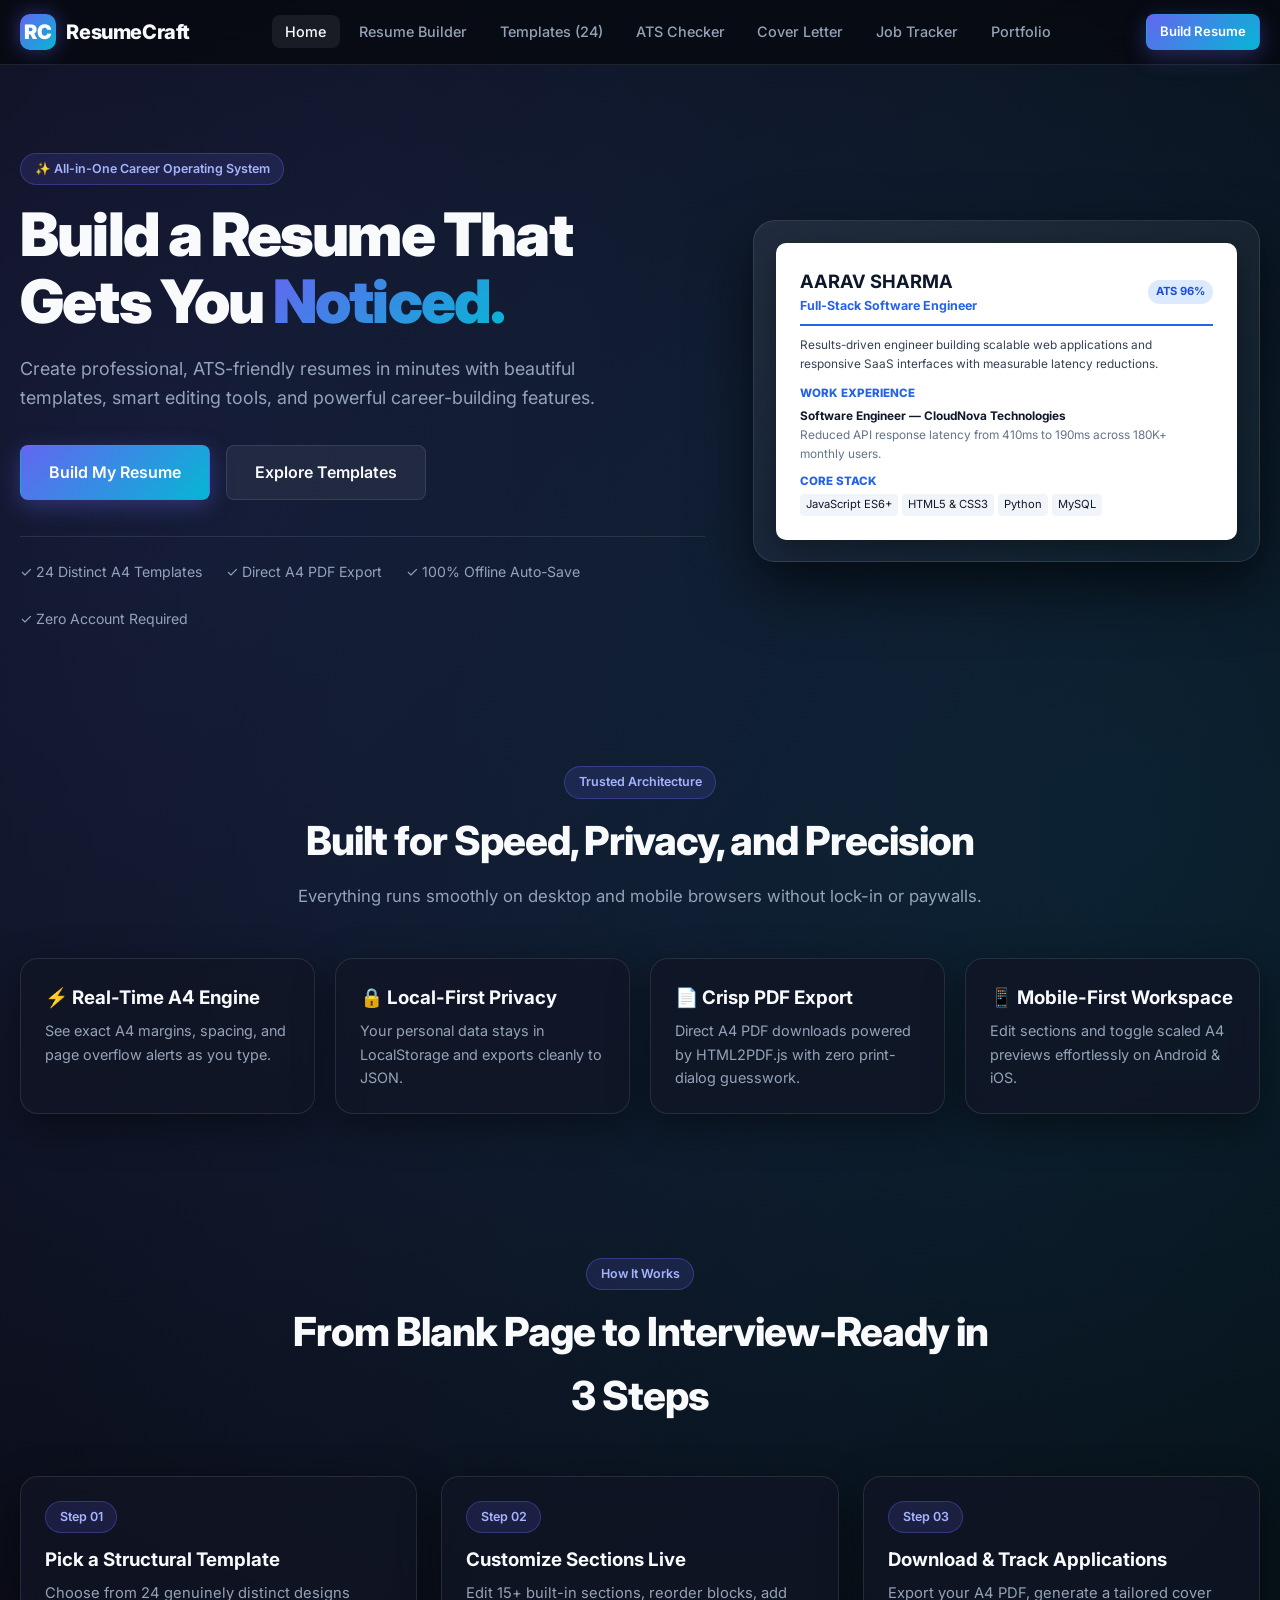
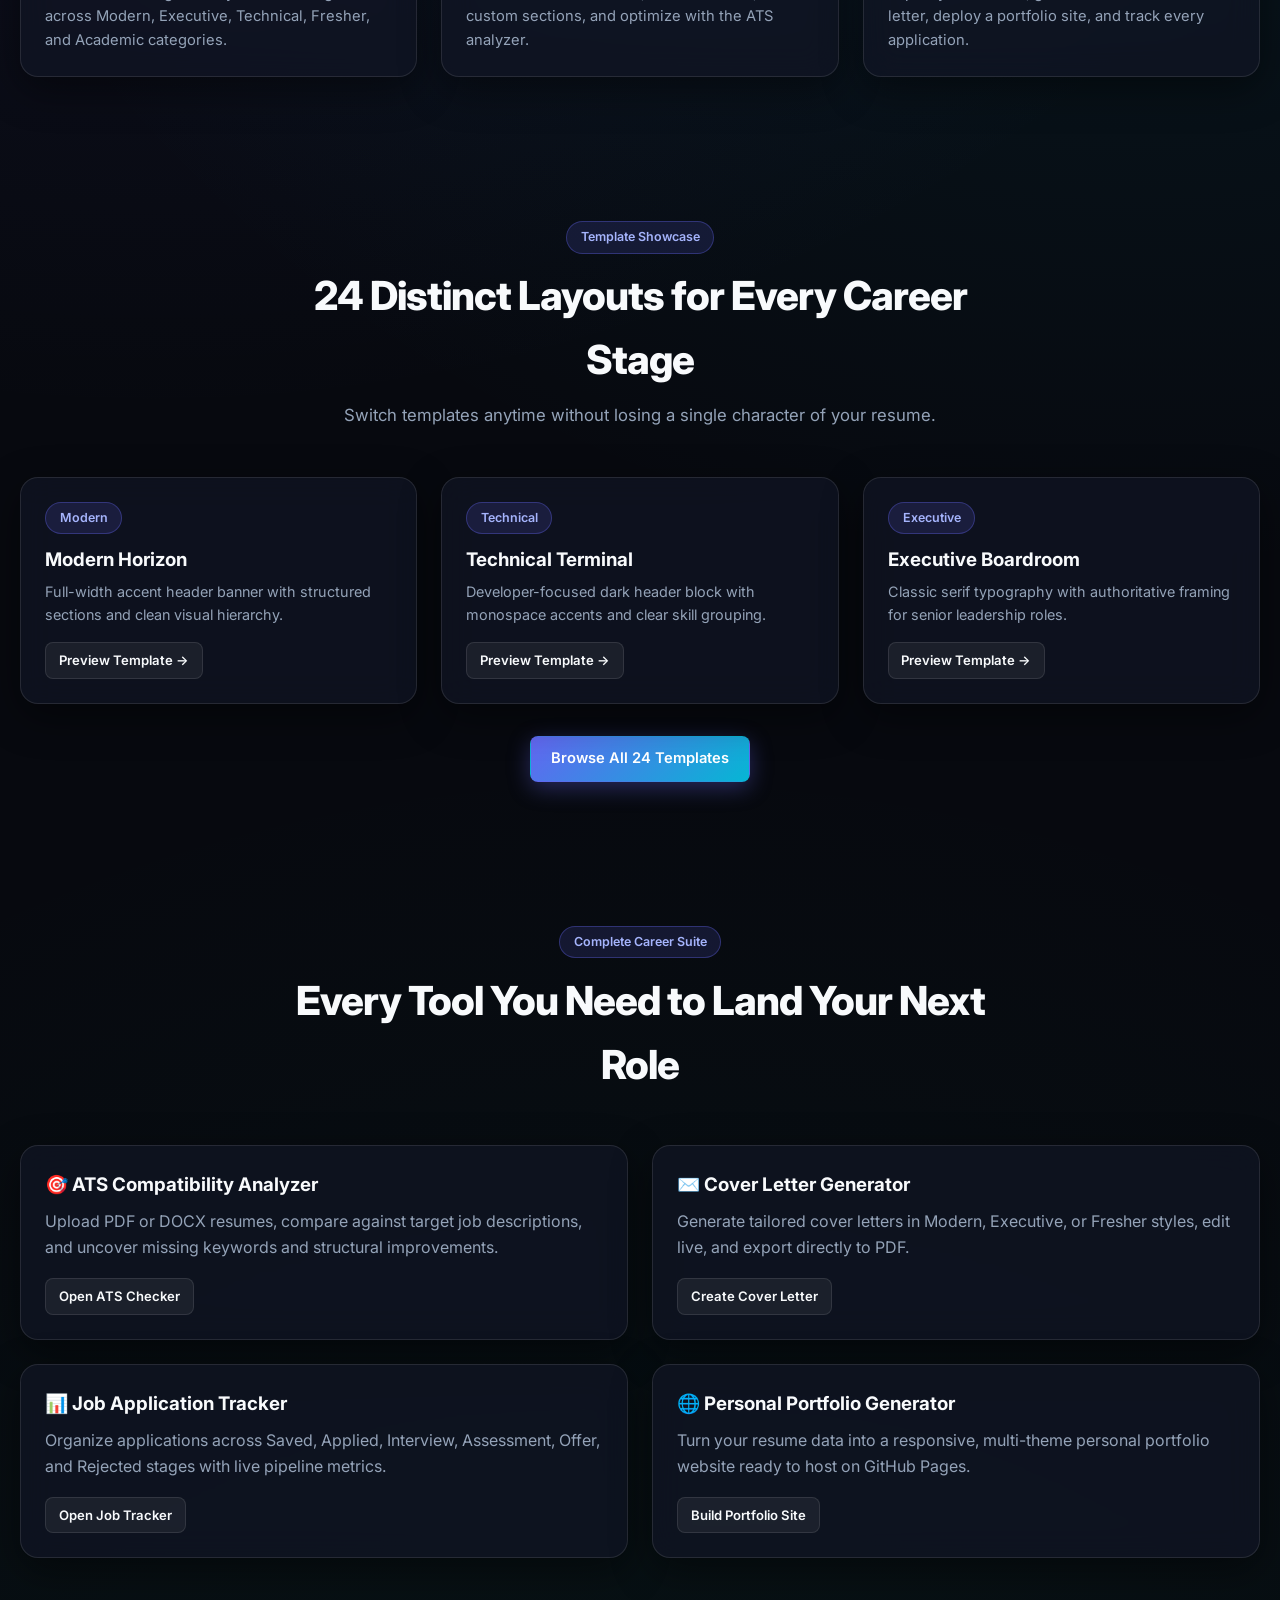
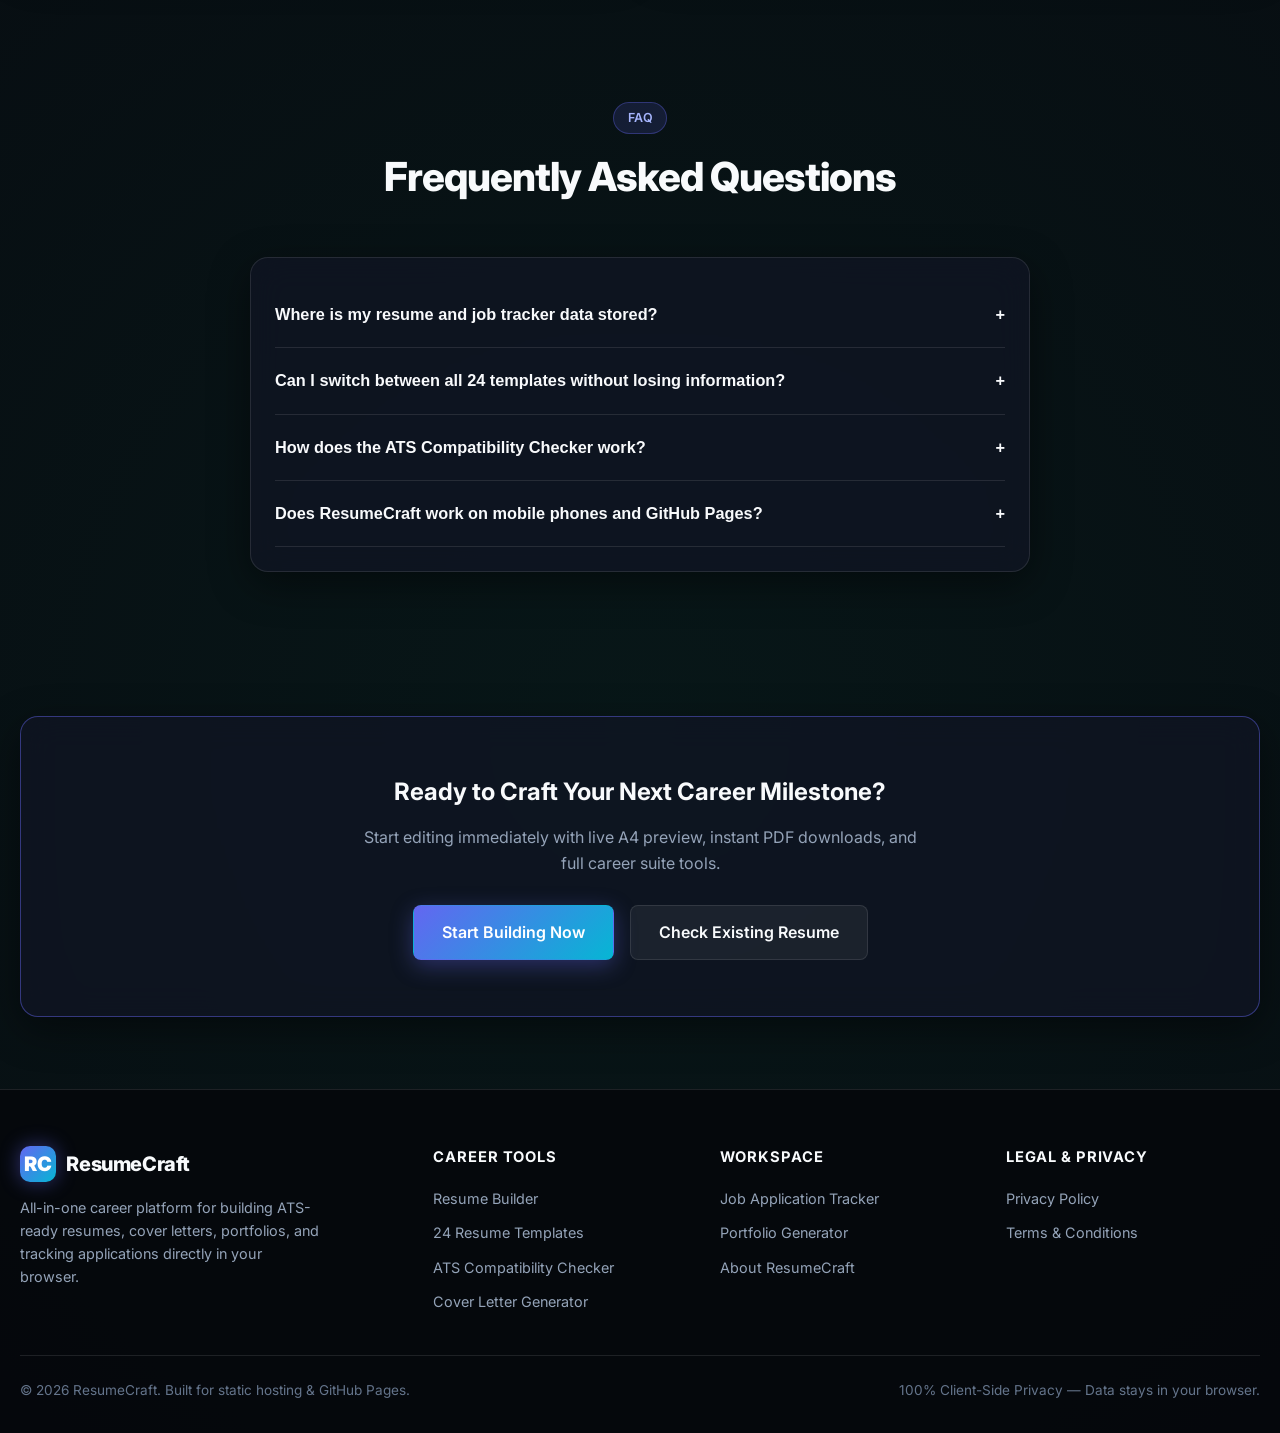
<file: index.html>
<!DOCTYPE html>
<html lang="en">
<head>
  <meta charset="UTF-8">
  <meta name="viewport" content="width=device-width, initial-scale=1.0">
  <title>ResumeCraft — Premium Resume Builder & Career Platform</title>
  <meta name="description" content="Create professional, ATS-friendly resumes in minutes with 24 templates, live A4 preview, PDF export, ATS checker, cover letter generator, job tracker, and portfolio builder.">
  <meta property="og:title" content="ResumeCraft — Premium Resume Builder & Career Platform">
  <meta property="og:description" content="Create professional, ATS-friendly resumes in minutes with 24 templates, live A4 preview, PDF export, ATS checker, cover letter generator, job tracker, and portfolio builder.">
  <link rel="preconnect" href="https://fonts.googleapis.com">
  <link rel="preconnect" href="https://fonts.gstatic.com" crossorigin>
  <link href="https://fonts.googleapis.com/css2?family=Inter:wght@400;500;600;700;800;900&display=swap" rel="stylesheet">
  <link rel="stylesheet" href="css/style.css">
  
</head>
<body>
  
  <nav class="navbar">
    <div class="nav-container">
      <a href="index.html" class="brand-logo">
        <span class="brand-icon">RC</span>
        <span>ResumeCraft</span>
      </a>
      <ul class="nav-links" id="navLinks">
        <li><a href="index.html" class="active">Home</a></li>
<li><a href="builder.html" class="">Resume Builder</a></li>
<li><a href="templates.html" class="">Templates (24)</a></li>
<li><a href="ats-checker.html" class="">ATS Checker</a></li>
<li><a href="cover-letter.html" class="">Cover Letter</a></li>
<li><a href="job-tracker.html" class="">Job Tracker</a></li>
<li><a href="portfolio.html" class="">Portfolio</a></li>
      </ul>
      <div class="nav-actions">
        <a href="builder.html" class="btn btn-primary btn-sm">Build Resume</a>
        <button class="mobile-menu-btn" id="mobileMenuBtn" aria-label="Toggle Menu">☰</button>
      </div>
    </div>
  </nav>
  
  <header class="hero">
    <div class="container hero-grid">
      <div>
        <span class="badge">✨ All-in-One Career Operating System</span>
        <h1>Build a Resume That Gets You <span class="gradient-text">Noticed.</span></h1>
        <p>Create professional, ATS-friendly resumes in minutes with beautiful templates, smart editing tools, and powerful career-building features.</p>
        <div class="hero-cta">
          <a href="builder.html" class="btn btn-primary btn-lg">Build My Resume</a>
          <a href="templates.html" class="btn btn-secondary btn-lg">Explore Templates</a>
        </div>
        <div class="trust-bar">
          <span>✓ 24 Distinct A4 Templates</span>
          <span>✓ Direct A4 PDF Export</span>
          <span>✓ 100% Offline Auto-Save</span>
          <span>✓ Zero Account Required</span>
        </div>
      </div>
      <div class="hero-visual">
        <div class="mock-a4">
          <div style="border-bottom:2px solid #2563eb;padding-bottom:8px;margin-bottom:10px;display:flex;justify-content:space-between;align-items:center;">
            <div>
              <strong style="font-size:1.15rem;color:#0f172a;">AARAV SHARMA</strong>
              <div style="color:#2563eb;font-weight:700;font-size:0.78rem;">Full-Stack Software Engineer</div>
            </div>
            <span style="background:#dbeafe;color:#1d4ed8;padding:3px 8px;border-radius:999px;font-weight:700;font-size:0.7rem;">ATS 96%</span>
          </div>
          <p style="color:#334155;font-size:0.74rem;margin-bottom:10px;">Results-driven engineer building scalable web applications and responsive SaaS interfaces with measurable latency reductions.</p>
          <div style="font-weight:800;color:#2563eb;font-size:0.72rem;text-transform:uppercase;margin-bottom:4px;">Work Experience</div>
          <div style="margin-bottom:8px;font-size:0.74rem;">
            <strong>Software Engineer — CloudNova Technologies</strong>
            <div style="color:#64748b;">Reduced API response latency from 410ms to 190ms across 180K+ monthly users.</div>
          </div>
          <div style="font-weight:800;color:#2563eb;font-size:0.72rem;text-transform:uppercase;margin-bottom:4px;">Core Stack</div>
          <div style="display:flex;flex-wrap:wrap;gap:4px;">
            <span style="background:#f1f5f9;padding:2px 6px;border-radius:4px;font-size:0.7rem;">JavaScript ES6+</span>
            <span style="background:#f1f5f9;padding:2px 6px;border-radius:4px;font-size:0.7rem;">HTML5 & CSS3</span>
            <span style="background:#f1f5f9;padding:2px 6px;border-radius:4px;font-size:0.7rem;">Python</span>
            <span style="background:#f1f5f9;padding:2px 6px;border-radius:4px;font-size:0.7rem;">MySQL</span>
          </div>
        </div>
      </div>
    </div>
  </header>

  <section class="section">
    <div class="container">
      <div class="section-header">
        <span class="badge">Trusted Architecture</span>
        <h2>Built for Speed, Privacy, and Precision</h2>
        <p>Everything runs smoothly on desktop and mobile browsers without lock-in or paywalls.</p>
      </div>
      <div class="grid-4">
        <div class="glass-card"><h3>⚡ Real-Time A4 Engine</h3><p style="color:var(--text-secondary);font-size:0.9rem;margin-top:0.4rem;">See exact A4 margins, spacing, and page overflow alerts as you type.</p></div>
        <div class="glass-card"><h3>🔒 Local-First Privacy</h3><p style="color:var(--text-secondary);font-size:0.9rem;margin-top:0.4rem;">Your personal data stays in LocalStorage and exports cleanly to JSON.</p></div>
        <div class="glass-card"><h3>📄 Crisp PDF Export</h3><p style="color:var(--text-secondary);font-size:0.9rem;margin-top:0.4rem;">Direct A4 PDF downloads powered by HTML2PDF.js with zero print-dialog guesswork.</p></div>
        <div class="glass-card"><h3>📱 Mobile-First Workspace</h3><p style="color:var(--text-secondary);font-size:0.9rem;margin-top:0.4rem;">Edit sections and toggle scaled A4 previews effortlessly on Android & iOS.</p></div>
      </div>
    </div>
  </section>

  <section class="section">
    <div class="container">
      <div class="section-header">
        <span class="badge">How It Works</span>
        <h2>From Blank Page to Interview-Ready in 3 Steps</h2>
      </div>
      <div class="grid-3">
        <div class="glass-card">
          <span class="badge">Step 01</span>
          <h3 style="margin:0.75rem 0 0.4rem;">Pick a Structural Template</h3>
          <p style="color:var(--text-secondary);font-size:0.92rem;">Choose from 24 genuinely distinct designs across Modern, Executive, Technical, Fresher, and Academic categories.</p>
        </div>
        <div class="glass-card">
          <span class="badge">Step 02</span>
          <h3 style="margin:0.75rem 0 0.4rem;">Customize Sections Live</h3>
          <p style="color:var(--text-secondary);font-size:0.92rem;">Edit 15+ built-in sections, reorder blocks, add custom sections, and optimize with the ATS analyzer.</p>
        </div>
        <div class="glass-card">
          <span class="badge">Step 03</span>
          <h3 style="margin:0.75rem 0 0.4rem;">Download & Track Applications</h3>
          <p style="color:var(--text-secondary);font-size:0.92rem;">Export your A4 PDF, generate a tailored cover letter, deploy a portfolio site, and track every application.</p>
        </div>
      </div>
    </div>
  </section>

  <section class="section">
    <div class="container">
      <div class="section-header">
        <span class="badge">Template Showcase</span>
        <h2>24 Distinct Layouts for Every Career Stage</h2>
        <p>Switch templates anytime without losing a single character of your resume.</p>
      </div>
      <div class="grid-3" style="margin-bottom:2rem;">
        <div class="glass-card">
          <span class="badge">Modern</span>
          <h3 style="margin:0.65rem 0 0.35rem;">Modern Horizon</h3>
          <p style="color:var(--text-secondary);font-size:0.9rem;margin-bottom:1rem;">Full-width accent header banner with structured sections and clean visual hierarchy.</p>
          <a href="templates.html" class="btn btn-secondary btn-sm">Preview Template →</a>
        </div>
        <div class="glass-card">
          <span class="badge">Technical</span>
          <h3 style="margin:0.65rem 0 0.35rem;">Technical Terminal</h3>
          <p style="color:var(--text-secondary);font-size:0.9rem;margin-bottom:1rem;">Developer-focused dark header block with monospace accents and clear skill grouping.</p>
          <a href="templates.html" class="btn btn-secondary btn-sm">Preview Template →</a>
        </div>
        <div class="glass-card">
          <span class="badge">Executive</span>
          <h3 style="margin:0.65rem 0 0.35rem;">Executive Boardroom</h3>
          <p style="color:var(--text-secondary);font-size:0.9rem;margin-bottom:1rem;">Classic serif typography with authoritative framing for senior leadership roles.</p>
          <a href="templates.html" class="btn btn-secondary btn-sm">Preview Template →</a>
        </div>
      </div>
      <div style="text-align:center;">
        <a href="templates.html" class="btn btn-primary">Browse All 24 Templates</a>
      </div>
    </div>
  </section>

  <section class="section">
    <div class="container">
      <div class="section-header">
        <span class="badge">Complete Career Suite</span>
        <h2>Every Tool You Need to Land Your Next Role</h2>
      </div>
      <div class="grid-2">
        <div class="glass-card">
          <h3>🎯 ATS Compatibility Analyzer</h3>
          <p style="color:var(--text-secondary);margin:0.6rem 0 1.1rem;">Upload PDF or DOCX resumes, compare against target job descriptions, and uncover missing keywords and structural improvements.</p>
          <a href="ats-checker.html" class="btn btn-secondary btn-sm">Open ATS Checker</a>
        </div>
        <div class="glass-card">
          <h3>✉️ Cover Letter Generator</h3>
          <p style="color:var(--text-secondary);margin:0.6rem 0 1.1rem;">Generate tailored cover letters in Modern, Executive, or Fresher styles, edit live, and export directly to PDF.</p>
          <a href="cover-letter.html" class="btn btn-secondary btn-sm">Create Cover Letter</a>
        </div>
        <div class="glass-card">
          <h3>📊 Job Application Tracker</h3>
          <p style="color:var(--text-secondary);margin:0.6rem 0 1.1rem;">Organize applications across Saved, Applied, Interview, Assessment, Offer, and Rejected stages with live pipeline metrics.</p>
          <a href="job-tracker.html" class="btn btn-secondary btn-sm">Open Job Tracker</a>
        </div>
        <div class="glass-card">
          <h3>🌐 Personal Portfolio Generator</h3>
          <p style="color:var(--text-secondary);margin:0.6rem 0 1.1rem;">Turn your resume data into a responsive, multi-theme personal portfolio website ready to host on GitHub Pages.</p>
          <a href="portfolio.html" class="btn btn-secondary btn-sm">Build Portfolio Site</a>
        </div>
      </div>
    </div>
  </section>

  <section class="section">
    <div class="container" style="max-width:820px;">
      <div class="section-header">
        <span class="badge">FAQ</span>
        <h2>Frequently Asked Questions</h2>
      </div>
      <div class="glass-card">
        <div class="faq-item">
          <button class="faq-question"><span>Where is my resume and job tracker data stored?</span><span>+</span></button>
          <div class="faq-answer">All data is automatically saved locally in your browser via LocalStorage using isolated storage keys. You can also export and import JSON backups anytime.</div>
        </div>
        <div class="faq-item">
          <button class="faq-question"><span>Can I switch between all 24 templates without losing information?</span><span>+</span></button>
          <div class="faq-answer">Yes. All 24 templates share the exact same structured data model, so your personal info, experience, projects, and custom sections transfer immediately.</div>
        </div>
        <div class="faq-item">
          <button class="faq-question"><span>How does the ATS Compatibility Checker work?</span><span>+</span></button>
          <div class="faq-answer">It performs an estimated compatibility check in your browser by inspecting contact details, section headings, action verbs, quantified metrics, and keyword overlap with your target job description.</div>
        </div>
        <div class="faq-item">
          <button class="faq-question"><span>Does ResumeCraft work on mobile phones and GitHub Pages?</span><span>+</span></button>
          <div class="faq-answer">Yes. ResumeCraft is built with pure HTML5, CSS3, and modular ES6 JavaScript, requiring zero backend servers and featuring a dedicated mobile editor/preview switcher.</div>
        </div>
      </div>
    </div>
  </section>

  <section class="section">
    <div class="container">
      <div class="glass-card" style="text-align:center;padding:3.5rem 1.5rem;border-color:var(--border-glow);">
        <h2>Ready to Craft Your Next Career Milestone?</h2>
        <p style="color:var(--text-secondary);max-width:560px;margin:0.85rem auto 1.75rem;">Start editing immediately with live A4 preview, instant PDF downloads, and full career suite tools.</p>
        <div style="display:flex;justify-content:center;gap:1rem;flex-wrap:wrap;">
          <a href="builder.html" class="btn btn-primary btn-lg">Start Building Now</a>
          <a href="ats-checker.html" class="btn btn-secondary btn-lg">Check Existing Resume</a>
        </div>
      </div>
    </div>
  </section>

  
  <footer class="footer">
    <div class="container">
      <div class="footer-grid">
        <div>
          <a href="index.html" class="brand-logo" style="margin-bottom:0.85rem;">
            <span class="brand-icon">RC</span>
            <span>ResumeCraft</span>
          </a>
          <p style="color:var(--text-secondary);font-size:0.9rem;max-width:300px;">
            All-in-one career platform for building ATS-ready resumes, cover letters, portfolios, and tracking applications directly in your browser.
          </p>
        </div>
        <div>
          <h4>Career Tools</h4>
          <ul>
            <li><a href="builder.html">Resume Builder</a></li>
            <li><a href="templates.html">24 Resume Templates</a></li>
            <li><a href="ats-checker.html">ATS Compatibility Checker</a></li>
            <li><a href="cover-letter.html">Cover Letter Generator</a></li>
          </ul>
        </div>
        <div>
          <h4>Workspace</h4>
          <ul>
            <li><a href="job-tracker.html">Job Application Tracker</a></li>
            <li><a href="portfolio.html">Portfolio Generator</a></li>
            <li><a href="about.html">About ResumeCraft</a></li>
          </ul>
        </div>
        <div>
          <h4>Legal & Privacy</h4>
          <ul>
            <li><a href="privacy.html">Privacy Policy</a></li>
            <li><a href="terms.html">Terms & Conditions</a></li>
          </ul>
        </div>
      </div>
      <div class="footer-bottom">
        <span>© 2026 ResumeCraft. Built for static hosting & GitHub Pages.</span>
        <span>100% Client-Side Privacy — Data stays in your browser.</span>
      </div>
    </div>
  </footer>
  <script type="module">
    import { initGlobalUI } from './js/app.js';
    initGlobalUI();
    
  </script>
</body>
</html>
</file>
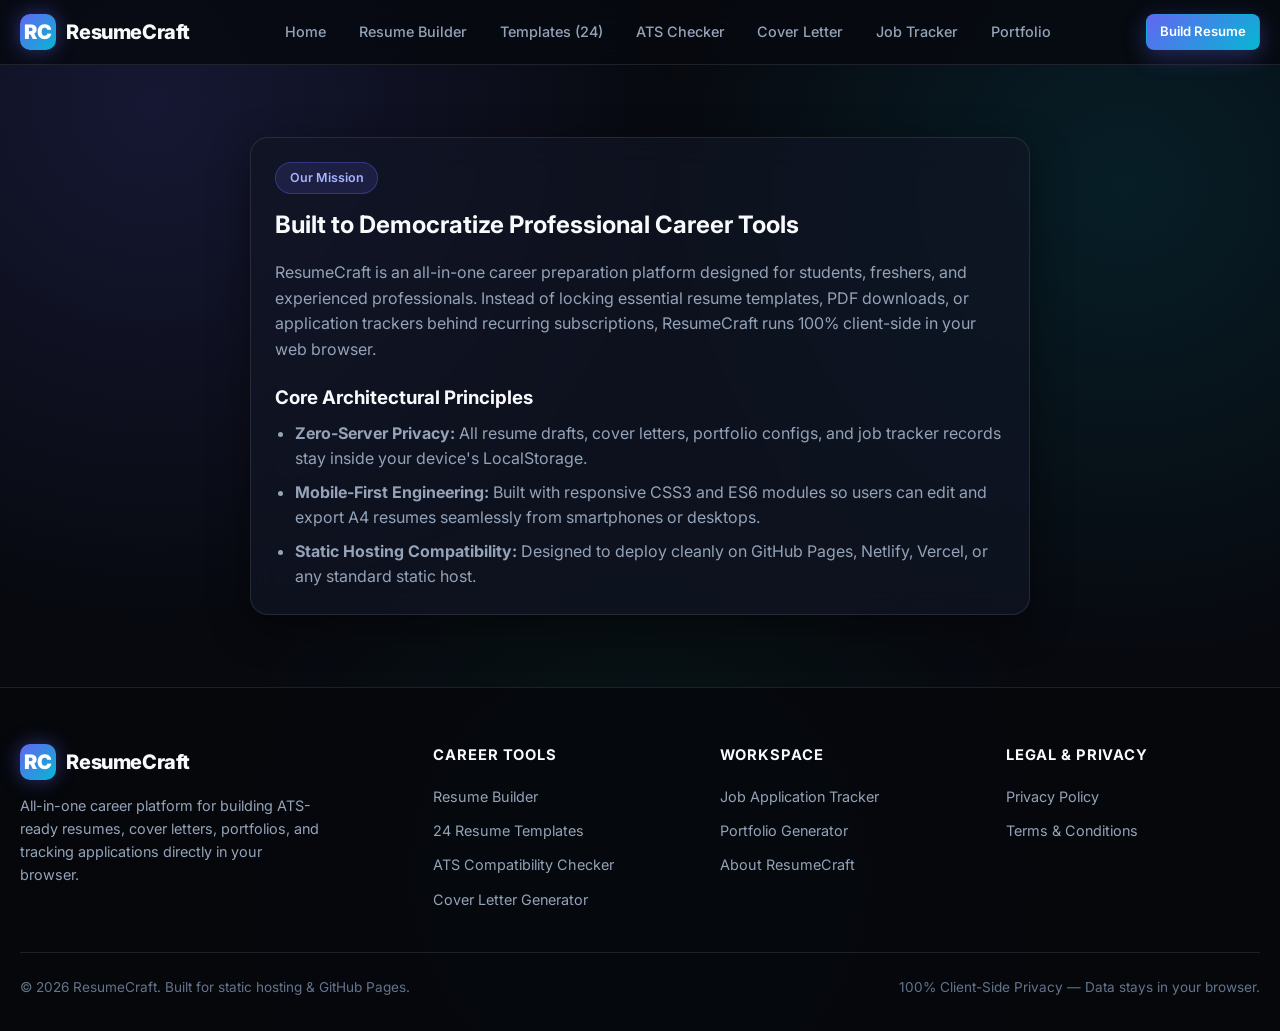
<file: about.html>
<!DOCTYPE html>
<html lang="en">
<head>
  <meta charset="UTF-8">
  <meta name="viewport" content="width=device-width, initial-scale=1.0">
  <title>About ResumeCraft — Career Building Platform</title>
  <meta name="description" content="Learn about ResumeCraft's privacy-first, static-hosting architecture for students and professionals.">
  <meta property="og:title" content="About ResumeCraft — Career Building Platform">
  <meta property="og:description" content="Learn about ResumeCraft's privacy-first, static-hosting architecture for students and professionals.">
  <link rel="preconnect" href="https://fonts.googleapis.com">
  <link rel="preconnect" href="https://fonts.gstatic.com" crossorigin>
  <link href="https://fonts.googleapis.com/css2?family=Inter:wght@400;500;600;700;800;900&display=swap" rel="stylesheet">
  <link rel="stylesheet" href="css/style.css">
  
</head>
<body>
  
  <nav class="navbar">
    <div class="nav-container">
      <a href="index.html" class="brand-logo">
        <span class="brand-icon">RC</span>
        <span>ResumeCraft</span>
      </a>
      <ul class="nav-links" id="navLinks">
        <li><a href="index.html" class="">Home</a></li>
<li><a href="builder.html" class="">Resume Builder</a></li>
<li><a href="templates.html" class="">Templates (24)</a></li>
<li><a href="ats-checker.html" class="">ATS Checker</a></li>
<li><a href="cover-letter.html" class="">Cover Letter</a></li>
<li><a href="job-tracker.html" class="">Job Tracker</a></li>
<li><a href="portfolio.html" class="">Portfolio</a></li>
      </ul>
      <div class="nav-actions">
        <a href="builder.html" class="btn btn-primary btn-sm">Build Resume</a>
        <button class="mobile-menu-btn" id="mobileMenuBtn" aria-label="Toggle Menu">☰</button>
      </div>
    </div>
  </nav>
  <section class="section"><div class="container" style="max-width:820px;">
          <div class="glass-card">
            <span class="badge">Our Mission</span>
            <h1 style="margin:0.75rem 0 1rem;">Built to Democratize Professional Career Tools</h1>
            <p style="color:var(--text-secondary);margin-bottom:1rem;">ResumeCraft is an all-in-one career preparation platform designed for students, freshers, and experienced professionals. Instead of locking essential resume templates, PDF downloads, or application trackers behind recurring subscriptions, ResumeCraft runs 100% client-side in your web browser.</p>
            <h3 style="margin:1.25rem 0 0.5rem;">Core Architectural Principles</h3>
            <ul style="padding-left:1.25rem;color:var(--text-secondary);display:flex;flex-direction:column;gap:0.5rem;">
              <li><strong>Zero-Server Privacy:</strong> All resume drafts, cover letters, portfolio configs, and job tracker records stay inside your device's LocalStorage.</li>
              <li><strong>Mobile-First Engineering:</strong> Built with responsive CSS3 and ES6 modules so users can edit and export A4 resumes seamlessly from smartphones or desktops.</li>
              <li><strong>Static Hosting Compatibility:</strong> Designed to deploy cleanly on GitHub Pages, Netlify, Vercel, or any standard static host.</li>
            </ul>
          </div>
        </div></section>
  
  <footer class="footer">
    <div class="container">
      <div class="footer-grid">
        <div>
          <a href="index.html" class="brand-logo" style="margin-bottom:0.85rem;">
            <span class="brand-icon">RC</span>
            <span>ResumeCraft</span>
          </a>
          <p style="color:var(--text-secondary);font-size:0.9rem;max-width:300px;">
            All-in-one career platform for building ATS-ready resumes, cover letters, portfolios, and tracking applications directly in your browser.
          </p>
        </div>
        <div>
          <h4>Career Tools</h4>
          <ul>
            <li><a href="builder.html">Resume Builder</a></li>
            <li><a href="templates.html">24 Resume Templates</a></li>
            <li><a href="ats-checker.html">ATS Compatibility Checker</a></li>
            <li><a href="cover-letter.html">Cover Letter Generator</a></li>
          </ul>
        </div>
        <div>
          <h4>Workspace</h4>
          <ul>
            <li><a href="job-tracker.html">Job Application Tracker</a></li>
            <li><a href="portfolio.html">Portfolio Generator</a></li>
            <li><a href="about.html">About ResumeCraft</a></li>
          </ul>
        </div>
        <div>
          <h4>Legal & Privacy</h4>
          <ul>
            <li><a href="privacy.html">Privacy Policy</a></li>
            <li><a href="terms.html">Terms & Conditions</a></li>
          </ul>
        </div>
      </div>
      <div class="footer-bottom">
        <span>© 2026 ResumeCraft. Built for static hosting & GitHub Pages.</span>
        <span>100% Client-Side Privacy — Data stays in your browser.</span>
      </div>
    </div>
  </footer>
  <script type="module">
    import { initGlobalUI } from './js/app.js';
    initGlobalUI();
    
  </script>
</body>
</html>
</file>
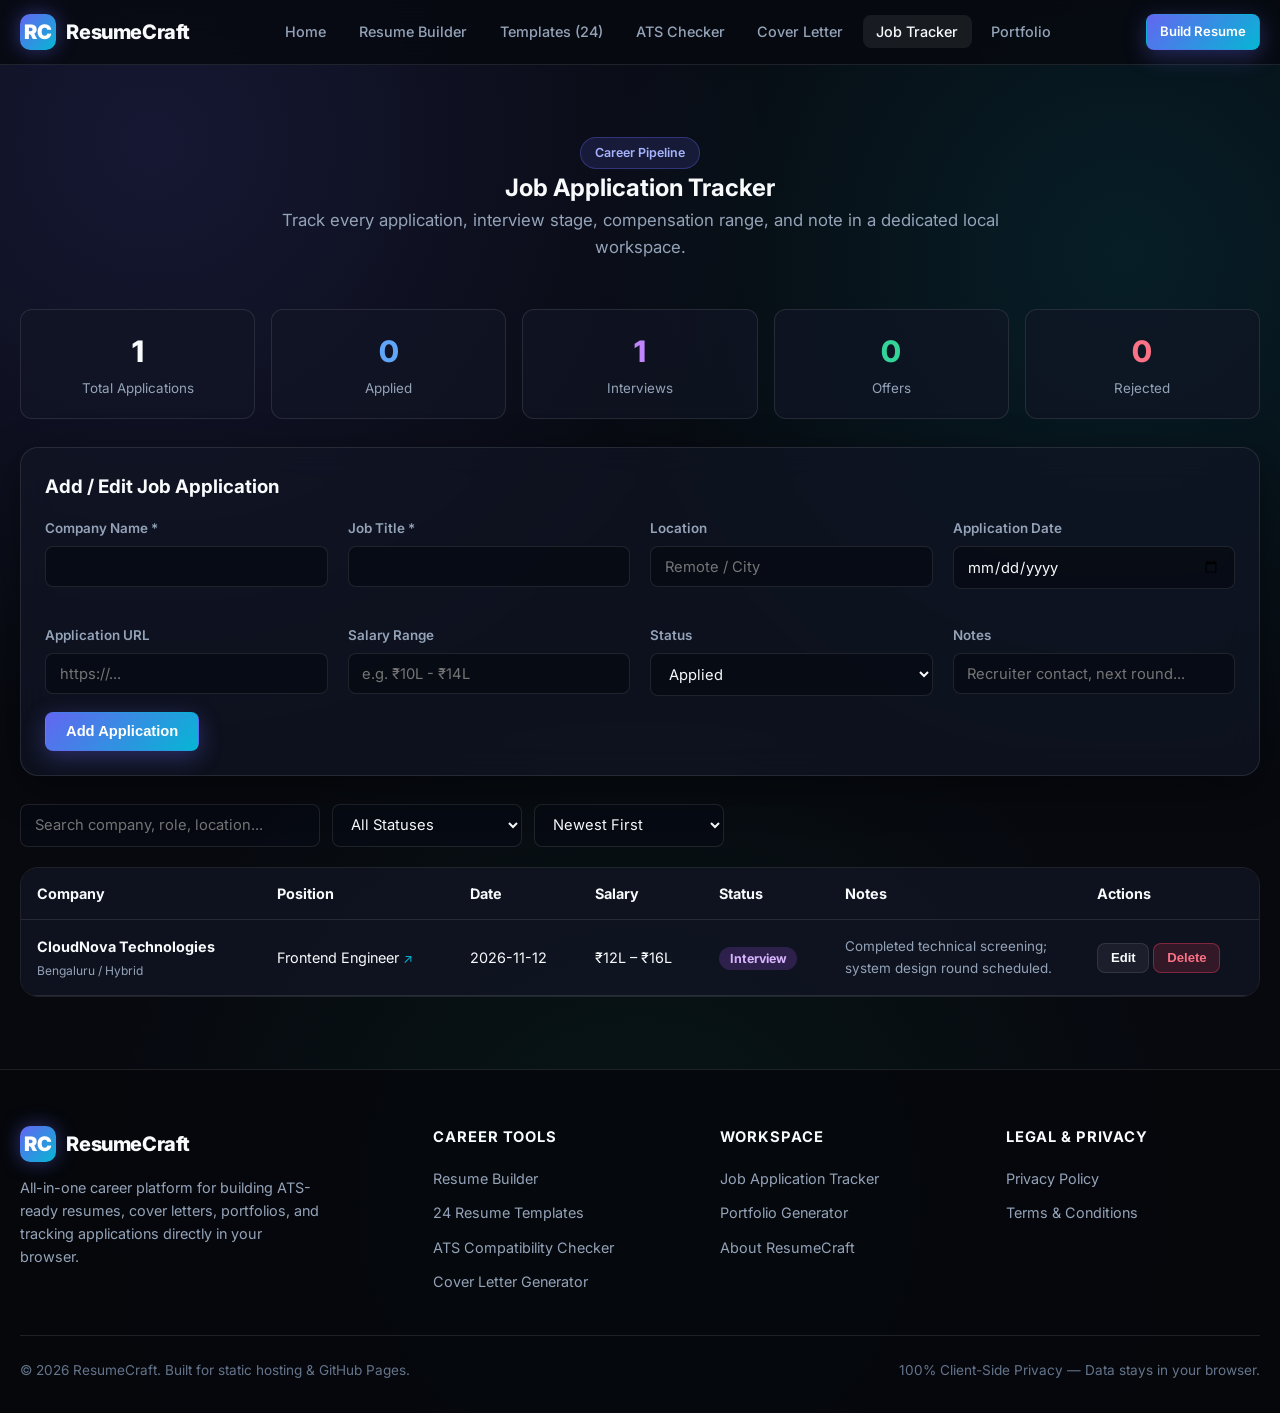
<file: job-tracker.html>
<!DOCTYPE html>
<html lang="en">
<head>
  <meta charset="UTF-8">
  <meta name="viewport" content="width=device-width, initial-scale=1.0">
  <title>Job Application Tracker — ResumeCraft</title>
  <meta name="description" content="Organize and track your job applications, interviews, assessments, and offers locally.">
  <meta property="og:title" content="Job Application Tracker — ResumeCraft">
  <meta property="og:description" content="Organize and track your job applications, interviews, assessments, and offers locally.">
  <link rel="preconnect" href="https://fonts.googleapis.com">
  <link rel="preconnect" href="https://fonts.gstatic.com" crossorigin>
  <link href="https://fonts.googleapis.com/css2?family=Inter:wght@400;500;600;700;800;900&display=swap" rel="stylesheet">
  <link rel="stylesheet" href="css/style.css">
  <link rel="stylesheet" href="css/job-tracker.css">
</head>
<body>
  
  <nav class="navbar">
    <div class="nav-container">
      <a href="index.html" class="brand-logo">
        <span class="brand-icon">RC</span>
        <span>ResumeCraft</span>
      </a>
      <ul class="nav-links" id="navLinks">
        <li><a href="index.html" class="">Home</a></li>
<li><a href="builder.html" class="">Resume Builder</a></li>
<li><a href="templates.html" class="">Templates (24)</a></li>
<li><a href="ats-checker.html" class="">ATS Checker</a></li>
<li><a href="cover-letter.html" class="">Cover Letter</a></li>
<li><a href="job-tracker.html" class="active">Job Tracker</a></li>
<li><a href="portfolio.html" class="">Portfolio</a></li>
      </ul>
      <div class="nav-actions">
        <a href="builder.html" class="btn btn-primary btn-sm">Build Resume</a>
        <button class="mobile-menu-btn" id="mobileMenuBtn" aria-label="Toggle Menu">☰</button>
      </div>
    </div>
  </nav>
  
  <section class="section">
    <div class="container">
      <div class="section-header">
        <span class="badge">Career Pipeline</span>
        <h1>Job Application Tracker</h1>
        <p>Track every application, interview stage, compensation range, and note in a dedicated local workspace.</p>
      </div>

      <div class="stats-row">
        <div class="stat-card"><h3 id="statTotal">0</h3><span style="color:var(--text-secondary);font-size:0.84rem;">Total Applications</span></div>
        <div class="stat-card"><h3 id="statApplied" style="color:#60a5fa;">0</h3><span style="color:var(--text-secondary);font-size:0.84rem;">Applied</span></div>
        <div class="stat-card"><h3 id="statInterview" style="color:#c084fc;">0</h3><span style="color:var(--text-secondary);font-size:0.84rem;">Interviews</span></div>
        <div class="stat-card"><h3 id="statOffer" style="color:#34d399;">0</h3><span style="color:var(--text-secondary);font-size:0.84rem;">Offers</span></div>
        <div class="stat-card"><h3 id="statRejected" style="color:#fb7185;">0</h3><span style="color:var(--text-secondary);font-size:0.84rem;">Rejected</span></div>
      </div>

      <form class="glass-card" id="jobForm" style="margin-bottom:1.75rem;">
        <h3 style="margin-bottom:1rem;">Add / Edit Job Application</h3>
        <div class="grid-4">
          <div class="form-group"><label>Company Name *</label><input class="form-control" name="company" required></div>
          <div class="form-group"><label>Job Title *</label><input class="form-control" name="title" required></div>
          <div class="form-group"><label>Location</label><input class="form-control" name="location" placeholder="Remote / City"></div>
          <div class="form-group"><label>Application Date</label><input type="date" class="form-control" name="date"></div>
          <div class="form-group"><label>Application URL</label><input type="url" class="form-control" name="url" placeholder="https://..."></div>
          <div class="form-group"><label>Salary Range</label><input class="form-control" name="salary" placeholder="e.g. ₹10L - ₹14L"></div>
          <div class="form-group"><label>Status</label>
            <select class="form-control" name="status">
              <option value="Saved">Saved</option>
              <option value="Applied" selected>Applied</option>
              <option value="Interview">Interview</option>
              <option value="Assessment">Assessment</option>
              <option value="Offer">Offer</option>
              <option value="Rejected">Rejected</option>
            </select>
          </div>
          <div class="form-group"><label>Notes</label><input class="form-control" name="notes" placeholder="Recruiter contact, next round..."></div>
        </div>
        <button type="submit" class="btn btn-primary" id="jobSubmitBtn">Add Application</button>
      </form>

      <div class="tracker-controls">
        <input type="search" id="jobSearchInput" class="form-control" style="max-width:300px;" placeholder="Search company, role, location...">
        <select id="jobStatusFilter" class="form-control" style="max-width:190px;">
          <option value="All">All Statuses</option>
          <option value="Saved">Saved</option>
          <option value="Applied">Applied</option>
          <option value="Interview">Interview</option>
          <option value="Assessment">Assessment</option>
          <option value="Offer">Offer</option>
          <option value="Rejected">Rejected</option>
        </select>
        <select id="jobSortSelect" class="form-control" style="max-width:190px;">
          <option value="newest">Newest First</option>
          <option value="oldest">Oldest First</option>
        </select>
      </div>

      <div class="table-wrap">
        <table class="tracker-table">
          <thead>
            <tr>
              <th>Company</th>
              <th>Position</th>
              <th>Date</th>
              <th>Salary</th>
              <th>Status</th>
              <th>Notes</th>
              <th>Actions</th>
            </tr>
          </thead>
          <tbody id="jobsTableBody"></tbody>
        </table>
      </div>
    </div>
  </section>

  
  <footer class="footer">
    <div class="container">
      <div class="footer-grid">
        <div>
          <a href="index.html" class="brand-logo" style="margin-bottom:0.85rem;">
            <span class="brand-icon">RC</span>
            <span>ResumeCraft</span>
          </a>
          <p style="color:var(--text-secondary);font-size:0.9rem;max-width:300px;">
            All-in-one career platform for building ATS-ready resumes, cover letters, portfolios, and tracking applications directly in your browser.
          </p>
        </div>
        <div>
          <h4>Career Tools</h4>
          <ul>
            <li><a href="builder.html">Resume Builder</a></li>
            <li><a href="templates.html">24 Resume Templates</a></li>
            <li><a href="ats-checker.html">ATS Compatibility Checker</a></li>
            <li><a href="cover-letter.html">Cover Letter Generator</a></li>
          </ul>
        </div>
        <div>
          <h4>Workspace</h4>
          <ul>
            <li><a href="job-tracker.html">Job Application Tracker</a></li>
            <li><a href="portfolio.html">Portfolio Generator</a></li>
            <li><a href="about.html">About ResumeCraft</a></li>
          </ul>
        </div>
        <div>
          <h4>Legal & Privacy</h4>
          <ul>
            <li><a href="privacy.html">Privacy Policy</a></li>
            <li><a href="terms.html">Terms & Conditions</a></li>
          </ul>
        </div>
      </div>
      <div class="footer-bottom">
        <span>© 2026 ResumeCraft. Built for static hosting & GitHub Pages.</span>
        <span>100% Client-Side Privacy — Data stays in your browser.</span>
      </div>
    </div>
  </footer>
  <script type="module">
    import { initGlobalUI } from './js/app.js';
    initGlobalUI();
    import { initJobTrackerPage } from './js/job-tracker.js'; initJobTrackerPage();
  </script>
</body>
</html>
</file>
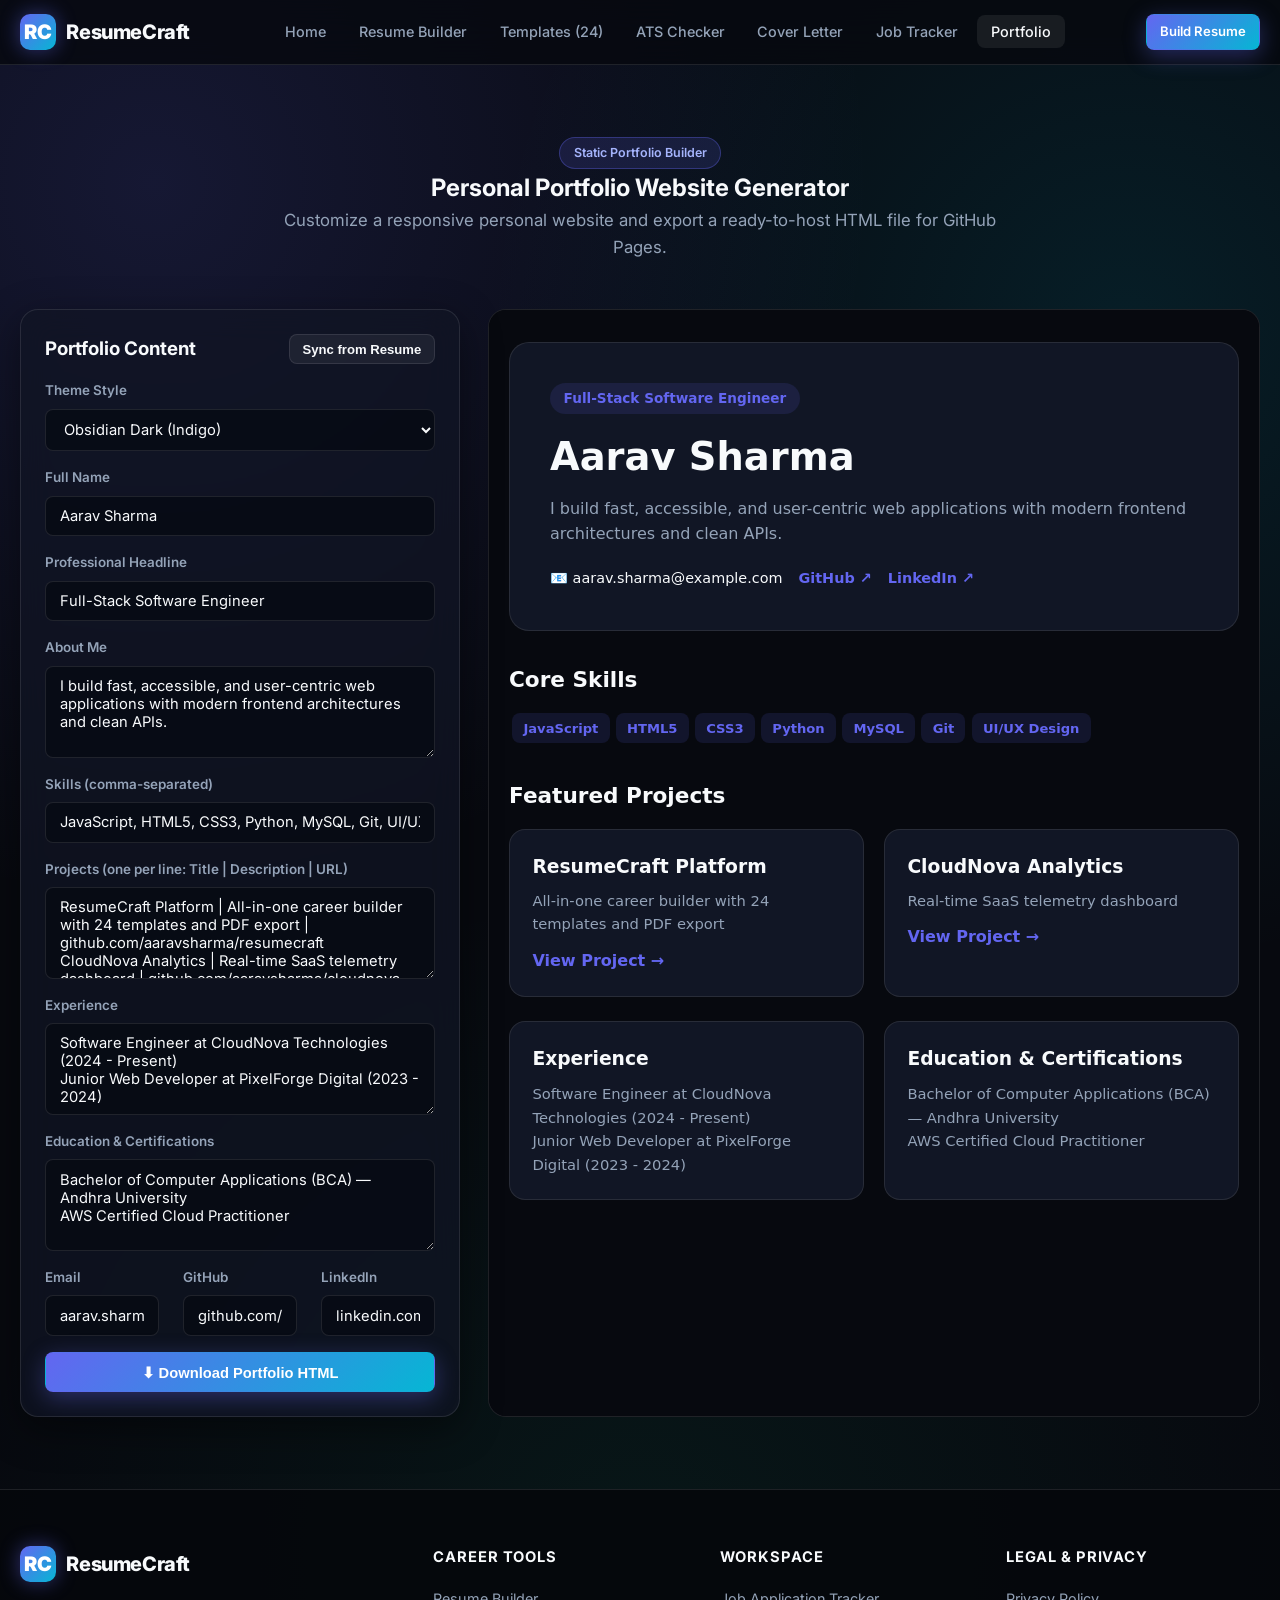
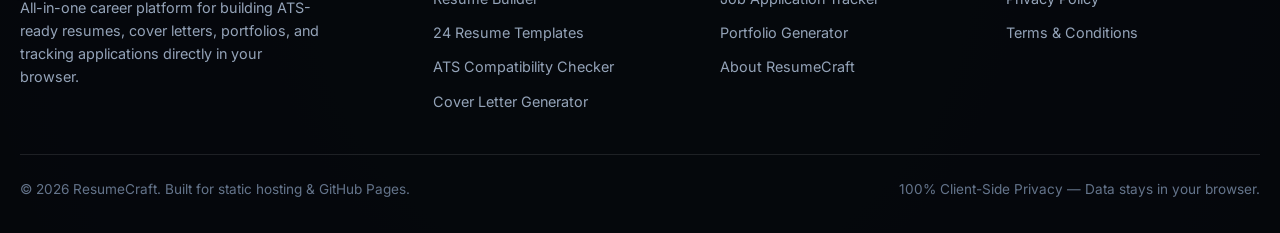
<file: portfolio.html>
<!DOCTYPE html>
<html lang="en">
<head>
  <meta charset="UTF-8">
  <meta name="viewport" content="width=device-width, initial-scale=1.0">
  <title>Portfolio Generator — ResumeCraft</title>
  <meta name="description" content="Generate and download a responsive personal portfolio website ready for GitHub Pages.">
  <meta property="og:title" content="Portfolio Generator — ResumeCraft">
  <meta property="og:description" content="Generate and download a responsive personal portfolio website ready for GitHub Pages.">
  <link rel="preconnect" href="https://fonts.googleapis.com">
  <link rel="preconnect" href="https://fonts.gstatic.com" crossorigin>
  <link href="https://fonts.googleapis.com/css2?family=Inter:wght@400;500;600;700;800;900&display=swap" rel="stylesheet">
  <link rel="stylesheet" href="css/style.css">
  <link rel="stylesheet" href="css/portfolio.css">
</head>
<body>
  
  <nav class="navbar">
    <div class="nav-container">
      <a href="index.html" class="brand-logo">
        <span class="brand-icon">RC</span>
        <span>ResumeCraft</span>
      </a>
      <ul class="nav-links" id="navLinks">
        <li><a href="index.html" class="">Home</a></li>
<li><a href="builder.html" class="">Resume Builder</a></li>
<li><a href="templates.html" class="">Templates (24)</a></li>
<li><a href="ats-checker.html" class="">ATS Checker</a></li>
<li><a href="cover-letter.html" class="">Cover Letter</a></li>
<li><a href="job-tracker.html" class="">Job Tracker</a></li>
<li><a href="portfolio.html" class="active">Portfolio</a></li>
      </ul>
      <div class="nav-actions">
        <a href="builder.html" class="btn btn-primary btn-sm">Build Resume</a>
        <button class="mobile-menu-btn" id="mobileMenuBtn" aria-label="Toggle Menu">☰</button>
      </div>
    </div>
  </nav>
  
  <section class="section">
    <div class="container">
      <div class="section-header">
        <span class="badge">Static Portfolio Builder</span>
        <h1>Personal Portfolio Website Generator</h1>
        <p>Customize a responsive personal website and export a ready-to-host HTML file for GitHub Pages.</p>
      </div>

      <div class="pf-grid">
        <form class="glass-card" id="pfForm">
          <div style="display:flex;justify-content:space-between;align-items:center;margin-bottom:1rem;">
            <h3>Portfolio Content</h3>
            <button type="button" class="btn btn-secondary btn-sm" id="syncResumeToPfBtn">Sync from Resume</button>
          </div>
          <div class="form-group"><label>Theme Style</label>
            <select class="form-control" name="theme">
              <option value="obsidian">Obsidian Dark (Indigo)</option>
              <option value="emerald">Emerald Night</option>
              <option value="light">Clean Daylight</option>
              <option value="sunset">Crimson Sunset</option>
            </select>
          </div>
          <div class="form-group"><label>Full Name</label><input class="form-control" name="name"></div>
          <div class="form-group"><label>Professional Headline</label><input class="form-control" name="title"></div>
          <div class="form-group"><label>About Me</label><textarea class="form-control" name="about"></textarea></div>
          <div class="form-group"><label>Skills (comma-separated)</label><input class="form-control" name="skills"></div>
          <div class="form-group"><label>Projects (one per line: Title | Description | URL)</label><textarea class="form-control" name="projects"></textarea></div>
          <div class="form-group"><label>Experience</label><textarea class="form-control" name="experience"></textarea></div>
          <div class="form-group"><label>Education & Certifications</label><textarea class="form-control" name="education"></textarea></div>
          <div class="grid-3">
            <div class="form-group"><label>Email</label><input class="form-control" name="email"></div>
            <div class="form-group"><label>GitHub</label><input class="form-control" name="github"></div>
            <div class="form-group"><label>LinkedIn</label><input class="form-control" name="linkedin"></div>
          </div>
          <button type="button" class="btn btn-primary" id="downloadPortfolioBtn" style="width:100%;">⬇ Download Portfolio HTML</button>
        </form>

        <div>
          <iframe id="pfPreviewFrame" title="Live Portfolio Preview" class="pf-preview-frame" style="width:100%;height:100%;min-height:740px;background:#07090f;"></iframe>
        </div>
      </div>
    </div>
  </section>

  
  <footer class="footer">
    <div class="container">
      <div class="footer-grid">
        <div>
          <a href="index.html" class="brand-logo" style="margin-bottom:0.85rem;">
            <span class="brand-icon">RC</span>
            <span>ResumeCraft</span>
          </a>
          <p style="color:var(--text-secondary);font-size:0.9rem;max-width:300px;">
            All-in-one career platform for building ATS-ready resumes, cover letters, portfolios, and tracking applications directly in your browser.
          </p>
        </div>
        <div>
          <h4>Career Tools</h4>
          <ul>
            <li><a href="builder.html">Resume Builder</a></li>
            <li><a href="templates.html">24 Resume Templates</a></li>
            <li><a href="ats-checker.html">ATS Compatibility Checker</a></li>
            <li><a href="cover-letter.html">Cover Letter Generator</a></li>
          </ul>
        </div>
        <div>
          <h4>Workspace</h4>
          <ul>
            <li><a href="job-tracker.html">Job Application Tracker</a></li>
            <li><a href="portfolio.html">Portfolio Generator</a></li>
            <li><a href="about.html">About ResumeCraft</a></li>
          </ul>
        </div>
        <div>
          <h4>Legal & Privacy</h4>
          <ul>
            <li><a href="privacy.html">Privacy Policy</a></li>
            <li><a href="terms.html">Terms & Conditions</a></li>
          </ul>
        </div>
      </div>
      <div class="footer-bottom">
        <span>© 2026 ResumeCraft. Built for static hosting & GitHub Pages.</span>
        <span>100% Client-Side Privacy — Data stays in your browser.</span>
      </div>
    </div>
  </footer>
  <script type="module">
    import { initGlobalUI } from './js/app.js';
    initGlobalUI();
    import { initPortfolioPage } from './js/portfolio.js'; initPortfolioPage();
  </script>
</body>
</html>
</file>
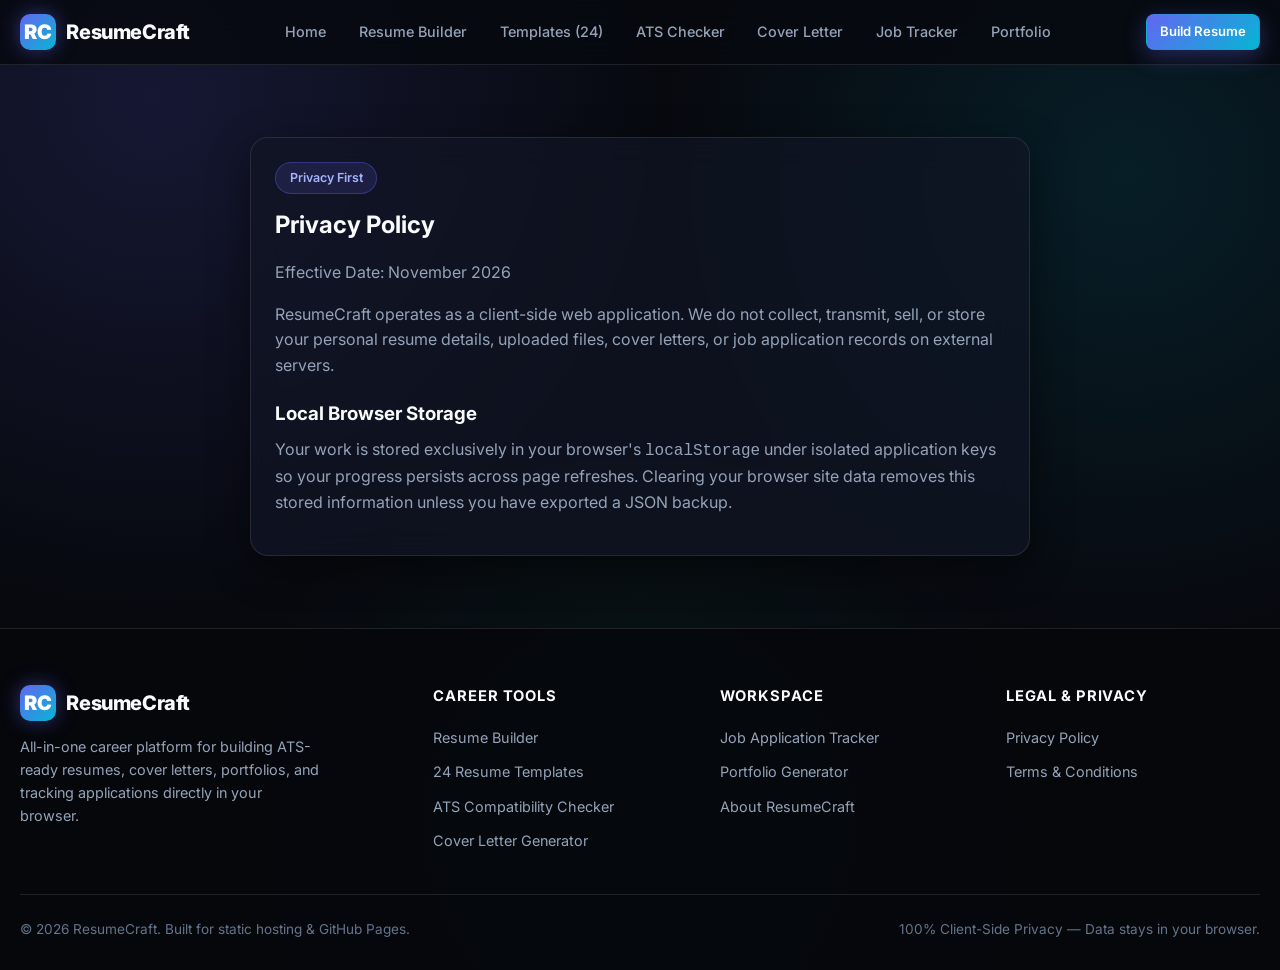
<file: privacy.html>
<!DOCTYPE html>
<html lang="en">
<head>
  <meta charset="UTF-8">
  <meta name="viewport" content="width=device-width, initial-scale=1.0">
  <title>Privacy Policy — ResumeCraft</title>
  <meta name="description" content="ResumeCraft client-side data privacy policy.">
  <meta property="og:title" content="Privacy Policy — ResumeCraft">
  <meta property="og:description" content="ResumeCraft client-side data privacy policy.">
  <link rel="preconnect" href="https://fonts.googleapis.com">
  <link rel="preconnect" href="https://fonts.gstatic.com" crossorigin>
  <link href="https://fonts.googleapis.com/css2?family=Inter:wght@400;500;600;700;800;900&display=swap" rel="stylesheet">
  <link rel="stylesheet" href="css/style.css">
  
</head>
<body>
  
  <nav class="navbar">
    <div class="nav-container">
      <a href="index.html" class="brand-logo">
        <span class="brand-icon">RC</span>
        <span>ResumeCraft</span>
      </a>
      <ul class="nav-links" id="navLinks">
        <li><a href="index.html" class="">Home</a></li>
<li><a href="builder.html" class="">Resume Builder</a></li>
<li><a href="templates.html" class="">Templates (24)</a></li>
<li><a href="ats-checker.html" class="">ATS Checker</a></li>
<li><a href="cover-letter.html" class="">Cover Letter</a></li>
<li><a href="job-tracker.html" class="">Job Tracker</a></li>
<li><a href="portfolio.html" class="">Portfolio</a></li>
      </ul>
      <div class="nav-actions">
        <a href="builder.html" class="btn btn-primary btn-sm">Build Resume</a>
        <button class="mobile-menu-btn" id="mobileMenuBtn" aria-label="Toggle Menu">☰</button>
      </div>
    </div>
  </nav>
  <section class="section"><div class="container" style="max-width:820px;">
          <div class="glass-card">
            <span class="badge">Privacy First</span>
            <h1 style="margin:0.75rem 0 1rem;">Privacy Policy</h1>
            <p style="color:var(--text-secondary);margin-bottom:1rem;">Effective Date: November 2026</p>
            <p style="color:var(--text-secondary);margin-bottom:1rem;">ResumeCraft operates as a client-side web application. We do not collect, transmit, sell, or store your personal resume details, uploaded files, cover letters, or job application records on external servers.</p>
            <h3 style="margin:1.25rem 0 0.5rem;">Local Browser Storage</h3>
            <p style="color:var(--text-secondary);margin-bottom:1rem;">Your work is stored exclusively in your browser's <code>localStorage</code> under isolated application keys so your progress persists across page refreshes. Clearing your browser site data removes this stored information unless you have exported a JSON backup.</p>
          </div>
        </div></section>
  
  <footer class="footer">
    <div class="container">
      <div class="footer-grid">
        <div>
          <a href="index.html" class="brand-logo" style="margin-bottom:0.85rem;">
            <span class="brand-icon">RC</span>
            <span>ResumeCraft</span>
          </a>
          <p style="color:var(--text-secondary);font-size:0.9rem;max-width:300px;">
            All-in-one career platform for building ATS-ready resumes, cover letters, portfolios, and tracking applications directly in your browser.
          </p>
        </div>
        <div>
          <h4>Career Tools</h4>
          <ul>
            <li><a href="builder.html">Resume Builder</a></li>
            <li><a href="templates.html">24 Resume Templates</a></li>
            <li><a href="ats-checker.html">ATS Compatibility Checker</a></li>
            <li><a href="cover-letter.html">Cover Letter Generator</a></li>
          </ul>
        </div>
        <div>
          <h4>Workspace</h4>
          <ul>
            <li><a href="job-tracker.html">Job Application Tracker</a></li>
            <li><a href="portfolio.html">Portfolio Generator</a></li>
            <li><a href="about.html">About ResumeCraft</a></li>
          </ul>
        </div>
        <div>
          <h4>Legal & Privacy</h4>
          <ul>
            <li><a href="privacy.html">Privacy Policy</a></li>
            <li><a href="terms.html">Terms & Conditions</a></li>
          </ul>
        </div>
      </div>
      <div class="footer-bottom">
        <span>© 2026 ResumeCraft. Built for static hosting & GitHub Pages.</span>
        <span>100% Client-Side Privacy — Data stays in your browser.</span>
      </div>
    </div>
  </footer>
  <script type="module">
    import { initGlobalUI } from './js/app.js';
    initGlobalUI();
    
  </script>
</body>
</html>
</file>
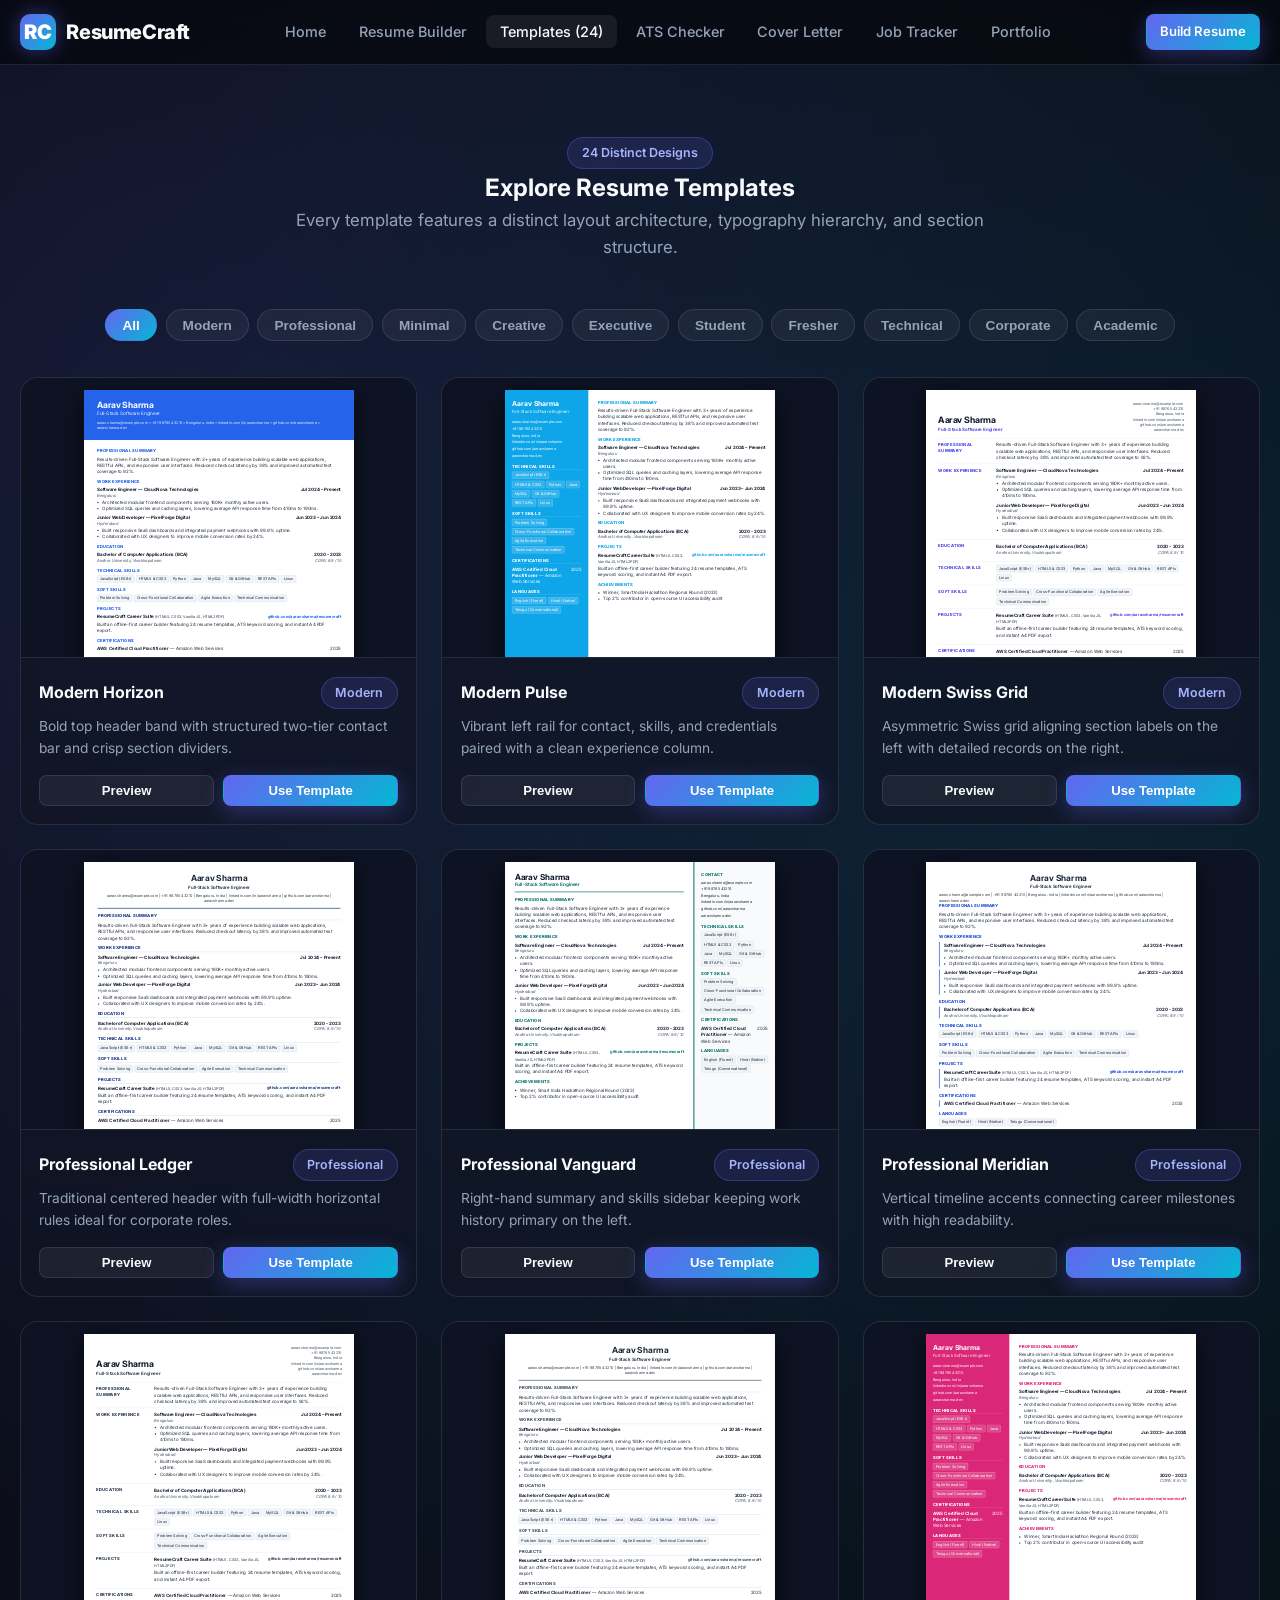
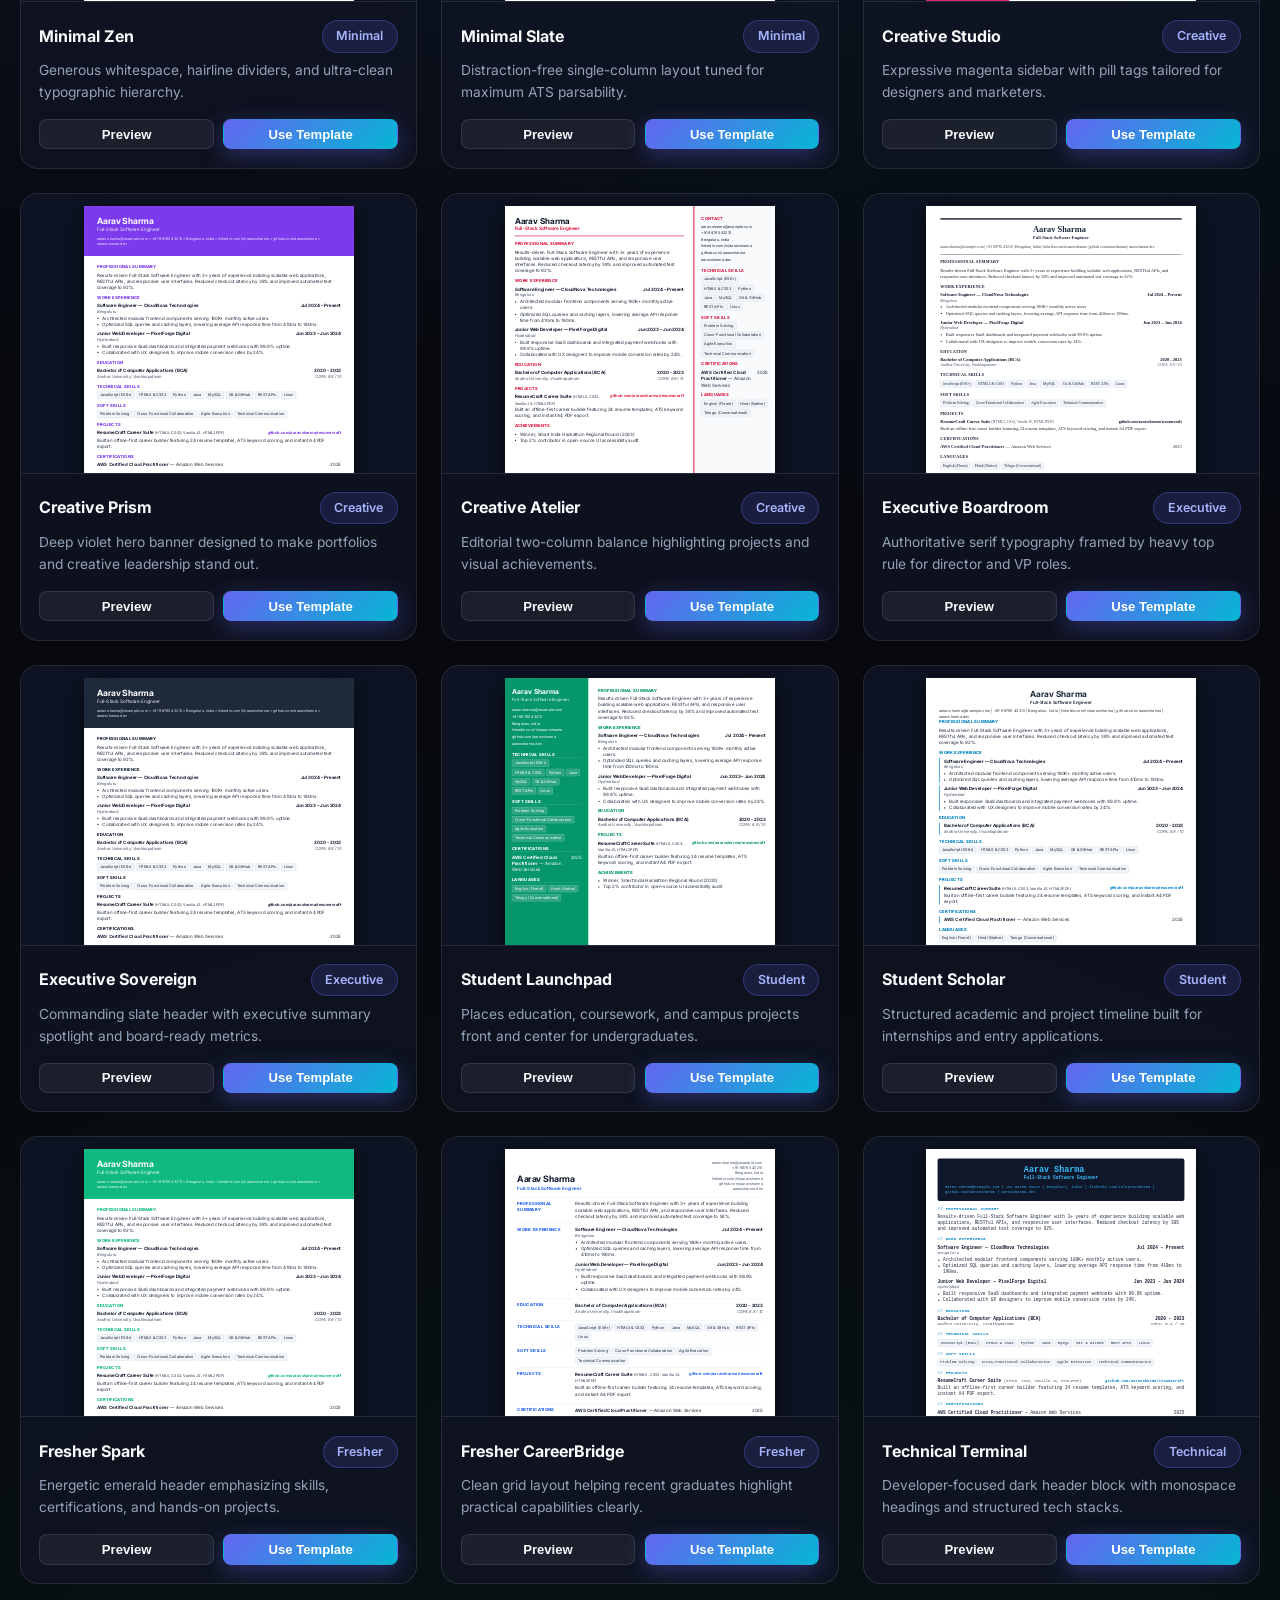
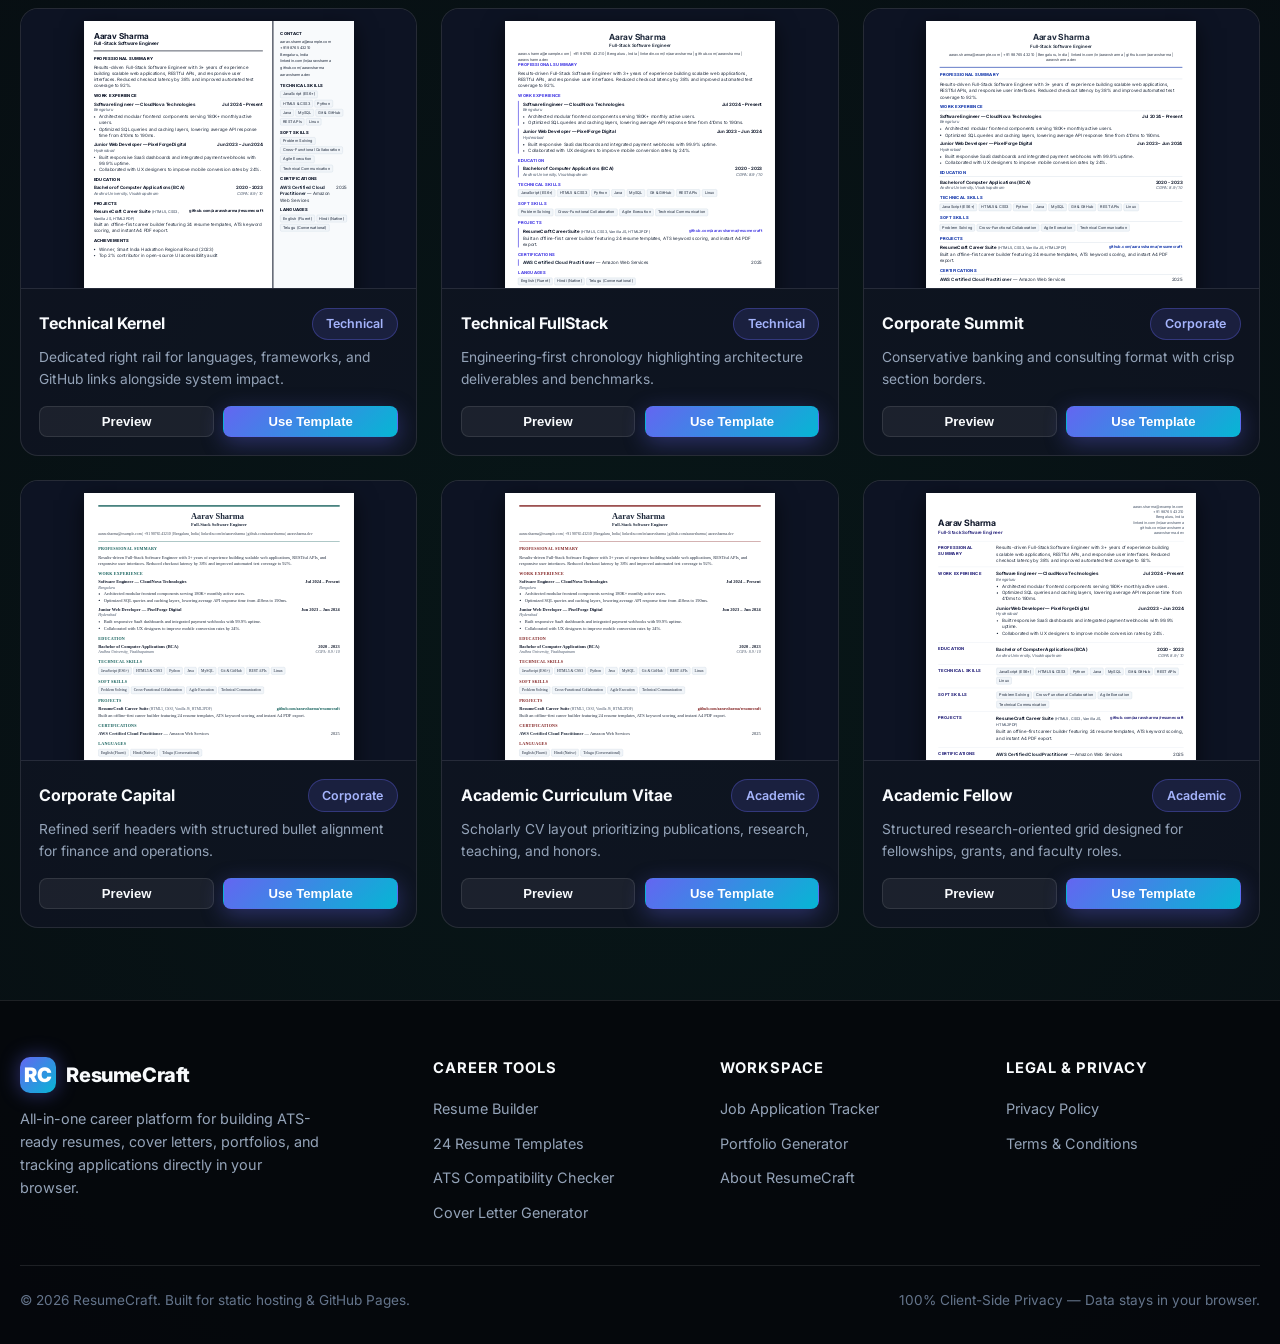
<file: templates.html>
<!DOCTYPE html>
<html lang="en">
<head>
  <meta charset="UTF-8">
  <meta name="viewport" content="width=device-width, initial-scale=1.0">
  <title>24 Resume Templates — ResumeCraft</title>
  <meta name="description" content="Browse 24 distinct resume templates across Modern, Professional, Minimal, Creative, Executive, Student, Fresher, Technical, Corporate, and Academic categories.">
  <meta property="og:title" content="24 Resume Templates — ResumeCraft">
  <meta property="og:description" content="Browse 24 distinct resume templates across Modern, Professional, Minimal, Creative, Executive, Student, Fresher, Technical, Corporate, and Academic categories.">
  <link rel="preconnect" href="https://fonts.googleapis.com">
  <link rel="preconnect" href="https://fonts.gstatic.com" crossorigin>
  <link href="https://fonts.googleapis.com/css2?family=Inter:wght@400;500;600;700;800;900&display=swap" rel="stylesheet">
  <link rel="stylesheet" href="css/style.css">
  <link rel="stylesheet" href="css/builder.css">
  <link rel="stylesheet" href="css/templates.css">
</head>
<body>
  
  <nav class="navbar">
    <div class="nav-container">
      <a href="index.html" class="brand-logo">
        <span class="brand-icon">RC</span>
        <span>ResumeCraft</span>
      </a>
      <ul class="nav-links" id="navLinks">
        <li><a href="index.html" class="">Home</a></li>
<li><a href="builder.html" class="">Resume Builder</a></li>
<li><a href="templates.html" class="active">Templates (24)</a></li>
<li><a href="ats-checker.html" class="">ATS Checker</a></li>
<li><a href="cover-letter.html" class="">Cover Letter</a></li>
<li><a href="job-tracker.html" class="">Job Tracker</a></li>
<li><a href="portfolio.html" class="">Portfolio</a></li>
      </ul>
      <div class="nav-actions">
        <a href="builder.html" class="btn btn-primary btn-sm">Build Resume</a>
        <button class="mobile-menu-btn" id="mobileMenuBtn" aria-label="Toggle Menu">☰</button>
      </div>
    </div>
  </nav>
  
  <section class="section">
    <div class="container">
      <div class="section-header">
        <span class="badge">24 Distinct Designs</span>
        <h1>Explore Resume Templates</h1>
        <p>Every template features a distinct layout architecture, typography hierarchy, and section structure.</p>
      </div>
      <div class="filter-pills" id="categoryFilters"></div>
      <div class="grid-3" id="templatesGrid"></div>
    </div>
  </section>

  <div class="modal-backdrop" id="tplPreviewModal">
    <div class="modal-box">
      <div class="modal-header">
        <h3 id="modalTplTitle">Template Preview</h3>
        <div style="display:flex;gap:0.5rem;">
          <button class="btn btn-primary btn-sm" id="modalUseTplBtn">Use This Template</button>
          <button class="btn btn-secondary btn-sm" id="closeModalBtn">✕</button>
        </div>
      </div>
      <div class="modal-body">
        <div class="resume-sheet" id="modalSheetContent"></div>
      </div>
    </div>
  </div>

  
  <footer class="footer">
    <div class="container">
      <div class="footer-grid">
        <div>
          <a href="index.html" class="brand-logo" style="margin-bottom:0.85rem;">
            <span class="brand-icon">RC</span>
            <span>ResumeCraft</span>
          </a>
          <p style="color:var(--text-secondary);font-size:0.9rem;max-width:300px;">
            All-in-one career platform for building ATS-ready resumes, cover letters, portfolios, and tracking applications directly in your browser.
          </p>
        </div>
        <div>
          <h4>Career Tools</h4>
          <ul>
            <li><a href="builder.html">Resume Builder</a></li>
            <li><a href="templates.html">24 Resume Templates</a></li>
            <li><a href="ats-checker.html">ATS Compatibility Checker</a></li>
            <li><a href="cover-letter.html">Cover Letter Generator</a></li>
          </ul>
        </div>
        <div>
          <h4>Workspace</h4>
          <ul>
            <li><a href="job-tracker.html">Job Application Tracker</a></li>
            <li><a href="portfolio.html">Portfolio Generator</a></li>
            <li><a href="about.html">About ResumeCraft</a></li>
          </ul>
        </div>
        <div>
          <h4>Legal & Privacy</h4>
          <ul>
            <li><a href="privacy.html">Privacy Policy</a></li>
            <li><a href="terms.html">Terms & Conditions</a></li>
          </ul>
        </div>
      </div>
      <div class="footer-bottom">
        <span>© 2026 ResumeCraft. Built for static hosting & GitHub Pages.</span>
        <span>100% Client-Side Privacy — Data stays in your browser.</span>
      </div>
    </div>
  </footer>
  <script type="module">
    import { initGlobalUI } from './js/app.js';
    initGlobalUI();
    
  import { RESUME_TEMPLATES, TEMPLATE_CATEGORIES } from './js/template-definitions.js';
  import { renderResumeHTML } from './js/template-engine.js';
  import { DEFAULT_RESUME_DATA } from './js/data.js';
  import { STORAGE_KEYS, loadData } from './js/storage.js';

  const filterWrap = document.getElementById('categoryFilters');
  const grid = document.getElementById('templatesGrid');
  const modal = document.getElementById('tplPreviewModal');
  const modalSheet = document.getElementById('modalSheetContent');
  let currentCategory = 'All';
  let previewingTplId = null;
  const sampleResume = loadData(STORAGE_KEYS.RESUME, DEFAULT_RESUME_DATA);

  function selectTemplate(id) {
    localStorage.setItem(STORAGE_KEYS.TEMPLATE, id);
    window.location.href = 'builder.html';
  }

  function renderFilters() {
    filterWrap.innerHTML = TEMPLATE_CATEGORIES.map(cat => `
      <button class="filter-pill ${cat === currentCategory ? 'active' : ''}" data-cat="${cat}">${cat}</button>
    `).join('');
    filterWrap.querySelectorAll('.filter-pill').forEach(btn => {
      btn.addEventListener('click', () => {
        currentCategory = btn.dataset.cat;
        renderFilters();
        renderCards();
      });
    });
  }

  function renderCards() {
    const list = currentCategory === 'All'
      ? RESUME_TEMPLATES
      : RESUME_TEMPLATES.filter(t => t.category === currentCategory);

    grid.innerHTML = list.map(tpl => {
      const previewSample = { ...sampleResume, templateId: tpl.id, accentColor: tpl.accent };
      return `
        <div class="template-card">
          <div class="tpl-thumb-wrapper">
            <div class="tpl-thumb-scale">
              <div class="resume-sheet">${renderResumeHTML(previewSample, tpl.id)}</div>
            </div>
          </div>
          <div class="tpl-card-body">
            <div style="display:flex;justify-content:space-between;align-items:center;margin-bottom:0.4rem;">
              <strong>${tpl.name}</strong>
              <span class="badge">${tpl.category}</span>
            </div>
            <p style="color:var(--text-secondary);font-size:0.86rem;">${tpl.desc}</p>
            <div class="tpl-card-actions">
              <button class="btn btn-secondary btn-sm" data-preview="${tpl.id}">Preview</button>
              <button class="btn btn-primary btn-sm" data-use="${tpl.id}">Use Template</button>
            </div>
          </div>
        </div>
      `;
    }).join('');

    grid.querySelectorAll('[data-use]').forEach(b => b.addEventListener('click', () => selectTemplate(b.dataset.use)));
    grid.querySelectorAll('[data-preview]').forEach(b => b.addEventListener('click', () => {
      const tpl = RESUME_TEMPLATES.find(t => t.id === b.dataset.preview);
      if (!tpl) return;
      previewingTplId = tpl.id;
      document.getElementById('modalTplTitle').textContent = `${tpl.name} (${tpl.category})`;
      modalSheet.innerHTML = renderResumeHTML({ ...sampleResume, templateId: tpl.id, accentColor: tpl.accent }, tpl.id);
      modal.classList.add('open');
    }));
  }

  document.getElementById('closeModalBtn').addEventListener('click', () => modal.classList.remove('open'));
  document.getElementById('modalUseTplBtn').addEventListener('click', () => {
    if (previewingTplId) selectTemplate(previewingTplId);
  });

  renderFilters();
  renderCards();

  </script>
</body>
</html>
</file>
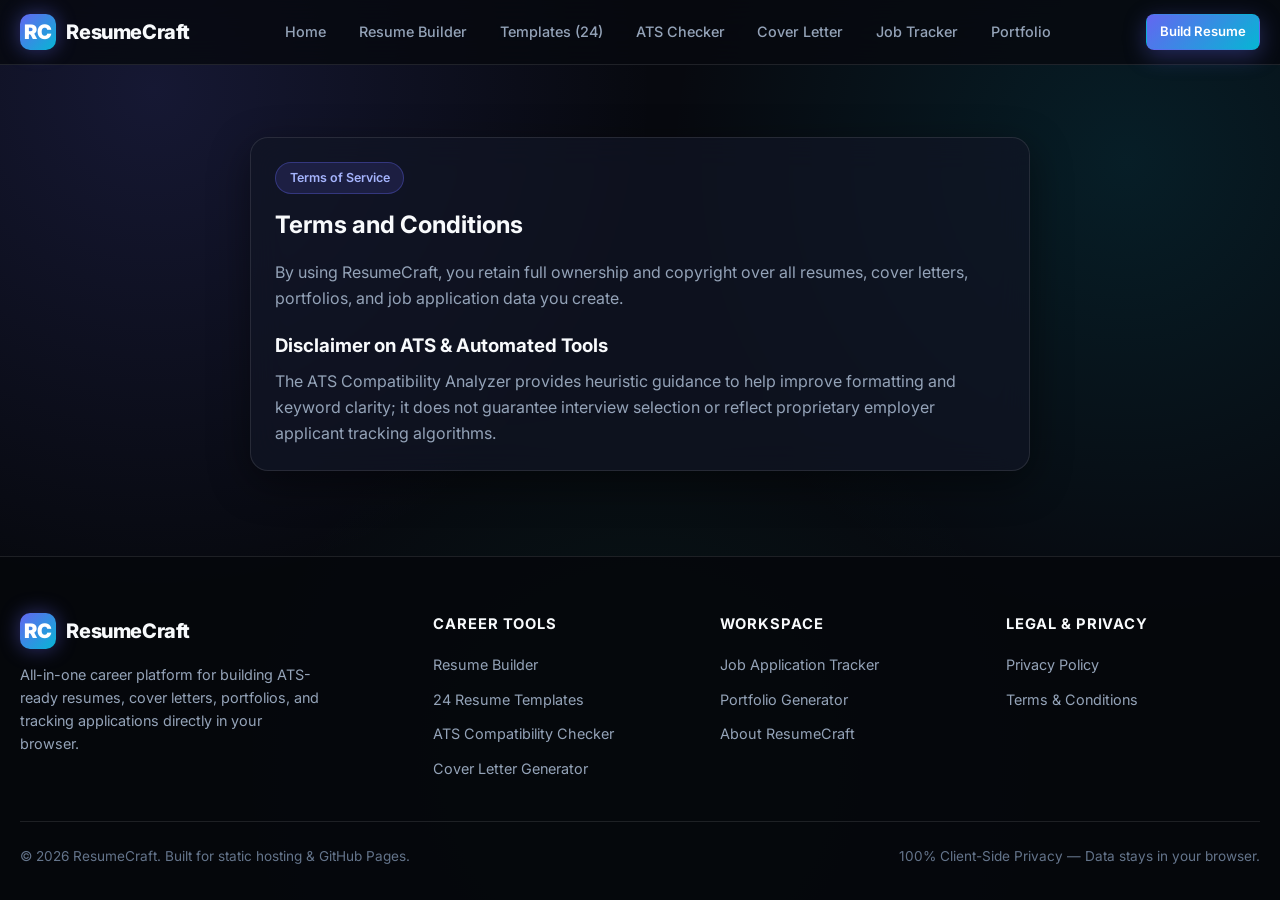
<file: terms.html>
<!DOCTYPE html>
<html lang="en">
<head>
  <meta charset="UTF-8">
  <meta name="viewport" content="width=device-width, initial-scale=1.0">
  <title>Terms & Conditions — ResumeCraft</title>
  <meta name="description" content="Terms of use for ResumeCraft tools and templates.">
  <meta property="og:title" content="Terms & Conditions — ResumeCraft">
  <meta property="og:description" content="Terms of use for ResumeCraft tools and templates.">
  <link rel="preconnect" href="https://fonts.googleapis.com">
  <link rel="preconnect" href="https://fonts.gstatic.com" crossorigin>
  <link href="https://fonts.googleapis.com/css2?family=Inter:wght@400;500;600;700;800;900&display=swap" rel="stylesheet">
  <link rel="stylesheet" href="css/style.css">
  
</head>
<body>
  
  <nav class="navbar">
    <div class="nav-container">
      <a href="index.html" class="brand-logo">
        <span class="brand-icon">RC</span>
        <span>ResumeCraft</span>
      </a>
      <ul class="nav-links" id="navLinks">
        <li><a href="index.html" class="">Home</a></li>
<li><a href="builder.html" class="">Resume Builder</a></li>
<li><a href="templates.html" class="">Templates (24)</a></li>
<li><a href="ats-checker.html" class="">ATS Checker</a></li>
<li><a href="cover-letter.html" class="">Cover Letter</a></li>
<li><a href="job-tracker.html" class="">Job Tracker</a></li>
<li><a href="portfolio.html" class="">Portfolio</a></li>
      </ul>
      <div class="nav-actions">
        <a href="builder.html" class="btn btn-primary btn-sm">Build Resume</a>
        <button class="mobile-menu-btn" id="mobileMenuBtn" aria-label="Toggle Menu">☰</button>
      </div>
    </div>
  </nav>
  <section class="section"><div class="container" style="max-width:820px;">
          <div class="glass-card">
            <span class="badge">Terms of Service</span>
            <h1 style="margin:0.75rem 0 1rem;">Terms and Conditions</h1>
            <p style="color:var(--text-secondary);margin-bottom:1rem;">By using ResumeCraft, you retain full ownership and copyright over all resumes, cover letters, portfolios, and job application data you create.</p>
            <h3 style="margin:1.25rem 0 0.5rem;">Disclaimer on ATS & Automated Tools</h3>
            <p style="color:var(--text-secondary);">The ATS Compatibility Analyzer provides heuristic guidance to help improve formatting and keyword clarity; it does not guarantee interview selection or reflect proprietary employer applicant tracking algorithms.</p>
          </div>
        </div></section>
  
  <footer class="footer">
    <div class="container">
      <div class="footer-grid">
        <div>
          <a href="index.html" class="brand-logo" style="margin-bottom:0.85rem;">
            <span class="brand-icon">RC</span>
            <span>ResumeCraft</span>
          </a>
          <p style="color:var(--text-secondary);font-size:0.9rem;max-width:300px;">
            All-in-one career platform for building ATS-ready resumes, cover letters, portfolios, and tracking applications directly in your browser.
          </p>
        </div>
        <div>
          <h4>Career Tools</h4>
          <ul>
            <li><a href="builder.html">Resume Builder</a></li>
            <li><a href="templates.html">24 Resume Templates</a></li>
            <li><a href="ats-checker.html">ATS Compatibility Checker</a></li>
            <li><a href="cover-letter.html">Cover Letter Generator</a></li>
          </ul>
        </div>
        <div>
          <h4>Workspace</h4>
          <ul>
            <li><a href="job-tracker.html">Job Application Tracker</a></li>
            <li><a href="portfolio.html">Portfolio Generator</a></li>
            <li><a href="about.html">About ResumeCraft</a></li>
          </ul>
        </div>
        <div>
          <h4>Legal & Privacy</h4>
          <ul>
            <li><a href="privacy.html">Privacy Policy</a></li>
            <li><a href="terms.html">Terms & Conditions</a></li>
          </ul>
        </div>
      </div>
      <div class="footer-bottom">
        <span>© 2026 ResumeCraft. Built for static hosting & GitHub Pages.</span>
        <span>100% Client-Side Privacy — Data stays in your browser.</span>
      </div>
    </div>
  </footer>
  <script type="module">
    import { initGlobalUI } from './js/app.js';
    initGlobalUI();
    
  </script>
</body>
</html>
</file>
<file: css/style.css>
:root {
  --bg-obsidian: #07090f;
  --bg-surface: rgba(17, 22, 37, 0.72);
  --bg-surface-solid: #111625;
  --bg-card-hover: rgba(26, 34, 56, 0.85);
  --border-glass: rgba(255, 255, 255, 0.1);
  --border-glow: rgba(99, 102, 241, 0.45);
  --text-primary: #f8fafc;
  --text-secondary: #94a3b8;
  --text-muted: #64748b;
  --accent-indigo: #6366f1;
  --accent-cyan: #06b6d4;
  --accent-emerald: #10b981;
  --accent-amber: #f59e0b;
  --accent-rose: #f43f5e;
  --gradient-brand: linear-gradient(135deg, #6366f1 0%, #06b6d4 100%);
  --shadow-glass: 0 12px 40px rgba(0, 0, 0, 0.45);
  --radius-lg: 18px;
  --radius-md: 12px;
  --radius-sm: 8px;
}

* {
  box-sizing: border-box;
  margin: 0;
  padding: 0;
}

html {
  scroll-behavior: smooth;
  font-size: 16px;
}

body {
  font-family: 'Inter', -apple-system, BlinkMacSystemFont, 'Segoe UI', Roboto, sans-serif;
  background-color: var(--bg-obsidian);
  background-image:
    radial-gradient(circle at 12% 10%, rgba(99, 102, 241, 0.16), transparent 36%),
    radial-gradient(circle at 88% 18%, rgba(6, 182, 212, 0.12), transparent 34%),
    radial-gradient(circle at 50% 85%, rgba(16, 185, 129, 0.08), transparent 40%);
  color: var(--text-primary);
  line-height: 1.6;
  min-height: 100vh;
  overflow-x: hidden;
  display: flex;
  flex-direction: column;
}

a {
  color: inherit;
  text-decoration: none;
}

img {
  max-width: 100%;
  display: block;
}

/* Navbar */
.navbar {
  position: sticky;
  top: 0;
  z-index: 1000;
  background: rgba(7, 9, 15, 0.82);
  backdrop-filter: blur(18px);
  -webkit-backdrop-filter: blur(18px);
  border-bottom: 1px solid var(--border-glass);
}

.nav-container {
  max-width: 1320px;
  margin: 0 auto;
  padding: 0.85rem 1.25rem;
  display: flex;
  align-items: center;
  justify-content: space-between;
  gap: 1rem;
}

.brand-logo {
  display: flex;
  align-items: center;
  gap: 0.65rem;
  font-weight: 800;
  font-size: 1.25rem;
  letter-spacing: -0.02em;
}

.brand-icon {
  width: 36px;
  height: 36px;
  border-radius: 10px;
  background: var(--gradient-brand);
  display: grid;
  place-items: center;
  color: #fff;
  font-weight: 900;
  box-shadow: 0 0 20px rgba(99, 102, 241, 0.45);
}

.nav-links {
  display: flex;
  align-items: center;
  gap: 0.35rem;
  list-style: none;
}

.nav-links a {
  padding: 0.5rem 0.85rem;
  border-radius: var(--radius-sm);
  font-size: 0.9rem;
  font-weight: 500;
  color: var(--text-secondary);
  transition: all 0.2s ease;
}

.nav-links a:hover,
.nav-links a.active {
  color: var(--text-primary);
  background: rgba(255, 255, 255, 0.07);
}

.nav-actions {
  display: flex;
  align-items: center;
  gap: 0.65rem;
}

.mobile-menu-btn {
  display: none;
  background: rgba(255, 255, 255, 0.06);
  border: 1px solid var(--border-glass);
  color: var(--text-primary);
  width: 42px;
  height: 42px;
  border-radius: var(--radius-sm);
  font-size: 1.25rem;
  cursor: pointer;
}

/* Buttons */
.btn {
  display: inline-flex;
  align-items: center;
  justify-content: center;
  gap: 0.5rem;
  padding: 0.65rem 1.25rem;
  border-radius: var(--radius-sm);
  font-size: 0.92rem;
  font-weight: 600;
  cursor: pointer;
  border: 1px solid transparent;
  transition: all 0.22s ease;
  white-space: nowrap;
}

.btn-primary {
  background: var(--gradient-brand);
  color: #ffffff;
  box-shadow: 0 6px 22px rgba(99, 102, 241, 0.35);
}

.btn-primary:hover {
  transform: translateY(-1px);
  box-shadow: 0 10px 28px rgba(99, 102, 241, 0.5);
}

.btn-secondary {
  background: rgba(255, 255, 255, 0.06);
  border-color: var(--border-glass);
  color: var(--text-primary);
}

.btn-secondary:hover {
  background: rgba(255, 255, 255, 0.12);
  border-color: rgba(255, 255, 255, 0.22);
}

.btn-success {
  background: rgba(16, 185, 129, 0.18);
  border-color: rgba(16, 185, 129, 0.45);
  color: #34d399;
}

.btn-danger {
  background: rgba(244, 63, 94, 0.16);
  border-color: rgba(244, 63, 94, 0.4);
  color: #fb7185;
}

.btn-sm {
  padding: 0.42rem 0.8rem;
  font-size: 0.82rem;
}

.btn-lg {
  padding: 0.88rem 1.75rem;
  font-size: 1rem;
}

/* Glass Containers & Layout */
.container {
  width: 100%;
  max-width: 1280px;
  margin: 0 auto;
  padding: 0 1.25rem;
}

.section {
  padding: 4.5rem 0;
}

.glass-card {
  background: var(--bg-surface);
  backdrop-filter: blur(16px);
  -webkit-backdrop-filter: blur(16px);
  border: 1px solid var(--border-glass);
  border-radius: var(--radius-lg);
  box-shadow: var(--shadow-glass);
  padding: 1.5rem;
  transition: transform 0.22s ease, border-color 0.22s ease;
}

.glass-card:hover {
  border-color: rgba(99, 102, 241, 0.35);
}

.badge {
  display: inline-flex;
  align-items: center;
  gap: 0.4rem;
  padding: 0.32rem 0.85rem;
  border-radius: 999px;
  font-size: 0.78rem;
  font-weight: 600;
  background: rgba(99, 102, 241, 0.15);
  border: 1px solid rgba(99, 102, 241, 0.35);
  color: #a5b4fc;
}

.gradient-text {
  background: var(--gradient-brand);
  -webkit-background-clip: text;
  -webkit-text-fill-color: transparent;
}

.section-header {
  text-align: center;
  max-width: 720px;
  margin: 0 auto 3rem;
}

.section-header h2 {
  font-size: clamp(1.75rem, 3.5vw, 2.5rem);
  font-weight: 800;
  letter-spacing: -0.025em;
  margin: 0.65rem 0;
}

.section-header p {
  color: var(--text-secondary);
  font-size: 1.05rem;
}

/* Grid Systems */
.grid-2 {
  display: grid;
  grid-template-columns: repeat(2, 1fr);
  gap: 1.5rem;
}

.grid-3 {
  display: grid;
  grid-template-columns: repeat(3, 1fr);
  gap: 1.5rem;
}

.grid-4 {
  display: grid;
  grid-template-columns: repeat(4, 1fr);
  gap: 1.25rem;
}

/* Forms */
.form-group {
  display: flex;
  flex-direction: column;
  gap: 0.42rem;
  margin-bottom: 1rem;
}

.form-group label {
  font-size: 0.84rem;
  font-weight: 600;
  color: var(--text-secondary);
}

.form-control {
  width: 100%;
  background: rgba(7, 10, 19, 0.8);
  border: 1px solid var(--border-glass);
  border-radius: var(--radius-sm);
  padding: 0.65rem 0.85rem;
  color: var(--text-primary);
  font-family: inherit;
  font-size: 0.92rem;
  transition: border-color 0.2s ease, box-shadow 0.2s ease;
}

.form-control:focus {
  outline: none;
  border-color: var(--accent-indigo);
  box-shadow: 0 0 0 3px rgba(99, 102, 241, 0.2);
}

textarea.form-control {
  min-height: 92px;
  resize: vertical;
}

/* Hero & Landing */
.hero {
  padding: 5.5rem 0 4rem;
  position: relative;
}

.hero-grid {
  display: grid;
  grid-template-columns: 1.15fr 0.85fr;
  gap: 3rem;
  align-items: center;
}

.hero h1 {
  font-size: clamp(2.35rem, 4.8vw, 3.75rem);
  font-weight: 900;
  line-height: 1.12;
  letter-spacing: -0.03em;
  margin: 1rem 0 1.25rem;
}

.hero p {
  font-size: 1.12rem;
  color: var(--text-secondary);
  margin-bottom: 2rem;
  max-width: 580px;
}

.hero-cta {
  display: flex;
  flex-wrap: wrap;
  gap: 1rem;
  margin-bottom: 2.25rem;
}

.trust-bar {
  display: flex;
  flex-wrap: wrap;
  gap: 1.5rem;
  padding-top: 1.5rem;
  border-top: 1px solid var(--border-glass);
  color: var(--text-secondary);
  font-size: 0.88rem;
}

.hero-visual {
  background: linear-gradient(160deg, rgba(255,255,255,0.08), rgba(255,255,255,0.02));
  border: 1px solid var(--border-glass);
  border-radius: 22px;
  padding: 1.35rem;
  box-shadow: 0 25px 60px rgba(0, 0, 0, 0.6);
}

.mock-a4 {
  background: #ffffff;
  color: #0f172a;
  border-radius: 10px;
  padding: 1.5rem;
  font-size: 0.82rem;
  box-shadow: 0 10px 30px rgba(0,0,0,0.35);
}

/* FAQ Accordion */
.faq-item {
  border-bottom: 1px solid var(--border-glass);
  padding: 1.1rem 0;
}

.faq-question {
  width: 100%;
  background: none;
  border: none;
  color: var(--text-primary);
  font-size: 1.02rem;
  font-weight: 600;
  text-align: left;
  display: flex;
  justify-content: space-between;
  align-items: center;
  cursor: pointer;
  padding: 0.35rem 0;
}

.faq-answer {
  max-height: 0;
  overflow: hidden;
  transition: max-height 0.28s ease;
  color: var(--text-secondary);
  font-size: 0.94rem;
}

.faq-item.open .faq-answer {
  max-height: 240px;
  padding-top: 0.65rem;
}

/* Toast Notification */
.toast-container {
  position: fixed;
  bottom: 1.25rem;
  right: 1.25rem;
  z-index: 9999;
  display: flex;
  flex-direction: column;
  gap: 0.6rem;
}

.toast {
  background: #131a2e;
  border: 1px solid var(--border-glow);
  color: #fff;
  padding: 0.8rem 1.15rem;
  border-radius: var(--radius-md);
  box-shadow: 0 12px 30px rgba(0, 0, 0, 0.5);
  font-size: 0.88rem;
  display: flex;
  align-items: center;
  gap: 0.6rem;
  animation: slideIn 0.25s ease;
}

@keyframes slideIn {
  from { transform: translateY(14px); opacity: 0; }
  to { transform: translateY(0); opacity: 1; }
}

/* Footer */
.footer {
  margin-top: auto;
  border-top: 1px solid var(--border-glass);
  background: rgba(5, 7, 12, 0.9);
  padding: 3.5rem 0 2rem;
}

.footer-grid {
  display: grid;
  grid-template-columns: 1.5fr 1fr 1fr 1fr;
  gap: 2rem;
  margin-bottom: 2.5rem;
}

.footer h4 {
  font-size: 0.92rem;
  text-transform: uppercase;
  letter-spacing: 0.06em;
  color: var(--text-primary);
  margin-bottom: 1rem;
}

.footer ul {
  list-style: none;
  display: flex;
  flex-direction: column;
  gap: 0.55rem;
}

.footer ul a {
  color: var(--text-secondary);
  font-size: 0.9rem;
  transition: color 0.2s;
}

.footer ul a:hover {
  color: var(--accent-cyan);
}

.footer-bottom {
  border-top: 1px solid var(--border-glass);
  padding-top: 1.5rem;
  display: flex;
  flex-wrap: wrap;
  justify-content: space-between;
  gap: 1rem;
  color: var(--text-muted);
  font-size: 0.85rem;
}

@media (max-width: 1024px) {
  .hero-grid, .footer-grid {
    grid-template-columns: 1fr;
  }
  .grid-4 {
    grid-template-columns: repeat(2, 1fr);
  }
}

@media (max-width: 820px) {
  .mobile-menu-btn {
    display: inline-grid;
    place-items: center;
  }
  .nav-links {
    display: none;
    position: absolute;
    top: 100%;
    left: 0;
    right: 0;
    background: #0b0f1c;
    border-bottom: 1px solid var(--border-glass);
    flex-direction: column;
    align-items: stretch;
    padding: 1rem;
  }
  .nav-links.open {
    display: flex;
  }
  .grid-2, .grid-3, .grid-4 {
    grid-template-columns: 1fr;
  }
}
</file>
<file: css/job-tracker.css>
.stats-row {
  display: grid;
  grid-template-columns: repeat(5, 1fr);
  gap: 1rem;
  margin-bottom: 1.75rem;
}

.stat-card {
  background: var(--bg-surface);
  border: 1px solid var(--border-glass);
  border-radius: var(--radius-md);
  padding: 1.1rem;
  text-align: center;
}

.stat-card h3 {
  font-size: 1.85rem;
  font-weight: 800;
}

.tracker-controls {
  display: flex;
  flex-wrap: wrap;
  gap: 0.75rem;
  margin-bottom: 1.25rem;
}

.table-wrap {
  overflow-x: auto;
  border-radius: var(--radius-lg);
  border: 1px solid var(--border-glass);
}

.tracker-table {
  width: 100%;
  border-collapse: collapse;
  background: var(--bg-surface);
  font-size: 0.9rem;
}

.tracker-table th,
.tracker-table td {
  padding: 0.9rem 1rem;
  text-align: left;
  border-bottom: 1px solid var(--border-glass);
}

.status-badge {
  padding: 0.25rem 0.65rem;
  border-radius: 999px;
  font-size: 0.78rem;
  font-weight: 700;
}

.st-Saved { background: rgba(148,163,184,0.2); color: #cbd5e1; }
.st-Applied { background: rgba(59,130,246,0.2); color: #93c5fd; }
.st-Interview { background: rgba(168,85,247,0.2); color: #d8b4fe; }
.st-Assessment { background: rgba(245,158,11,0.2); color: #fcd34d; }
.st-Offer { background: rgba(16,185,129,0.2); color: #6ee7b7; }
.st-Rejected { background: rgba(244,63,94,0.2); color: #fda4af; }

@media (max-width: 900px) {
  .stats-row { grid-template-columns: repeat(2, 1fr); }
}
</file>
<file: css/portfolio.css>
.pf-grid {
  display: grid;
  grid-template-columns: 440px 1fr;
  gap: 1.75rem;
}

.pf-preview-frame {
  border-radius: var(--radius-lg);
  overflow: hidden;
  border: 1px solid var(--border-glass);
  min-height: 680px;
}

@media (max-width: 980px) {
  .pf-grid { grid-template-columns: 1fr; }
}
</file>
<file: css/builder.css>
/* Builder Layout & A4 Sheet Engine */
.builder-toolbar {
  background: rgba(12, 16, 29, 0.92);
  border-bottom: 1px solid var(--border-glass);
  padding: 0.7rem 1.25rem;
  display: flex;
  flex-wrap: wrap;
  align-items: center;
  justify-content: space-between;
  gap: 0.75rem;
}

.toolbar-group {
  display: flex;
  flex-wrap: wrap;
  align-items: center;
  gap: 0.5rem;
}

.builder-workspace {
  display: grid;
  grid-template-columns: 460px 1fr;
  min-height: calc(100vh - 128px);
}

.editor-pane {
  background: rgba(11, 15, 27, 0.88);
  border-right: 1px solid var(--border-glass);
  padding: 1.25rem;
  overflow-y: auto;
  max-height: calc(100vh - 128px);
}

.preview-pane {
  background: #090d16;
  padding: 1.75rem;
  overflow: auto;
  display: flex;
  flex-direction: column;
  align-items: center;
  max-height: calc(100vh - 128px);
}

.section-card {
  background: rgba(255, 255, 255, 0.03);
  border: 1px solid var(--border-glass);
  border-radius: var(--radius-md);
  margin-bottom: 0.9rem;
  overflow: hidden;
}

.section-card-header {
  padding: 0.8rem 1rem;
  background: rgba(255, 255, 255, 0.03);
  display: flex;
  align-items: center;
  justify-content: space-between;
  gap: 0.5rem;
  cursor: pointer;
}

.section-card-title {
  font-weight: 700;
  font-size: 0.92rem;
  display: flex;
  align-items: center;
  gap: 0.5rem;
}

.section-card-controls {
  display: flex;
  align-items: center;
  gap: 0.35rem;
}

.icon-btn {
  background: rgba(255, 255, 255, 0.06);
  border: 1px solid var(--border-glass);
  color: var(--text-secondary);
  width: 28px;
  height: 28px;
  border-radius: 6px;
  cursor: pointer;
  display: inline-grid;
  place-items: center;
  font-size: 0.8rem;
}

.icon-btn:hover {
  color: #fff;
  border-color: var(--accent-indigo);
}

.section-card-body {
  padding: 1rem;
  border-top: 1px solid var(--border-glass);
}

.section-card.collapsed .section-card-body {
  display: none;
}

.entry-item {
  background: rgba(0, 0, 0, 0.25);
  border: 1px solid var(--border-glass);
  border-radius: var(--radius-sm);
  padding: 0.85rem;
  margin-bottom: 0.75rem;
}

.overflow-banner {
  width: 100%;
  max-width: 794px;
  background: rgba(245, 158, 11, 0.16);
  border: 1px solid rgba(245, 158, 11, 0.45);
  color: #fcd34d;
  padding: 0.7rem 1rem;
  border-radius: var(--radius-sm);
  margin-bottom: 1rem;
  font-size: 0.85rem;
  display: none;
}

.overflow-banner.visible {
  display: flex;
  align-items: center;
  justify-content: space-between;
  gap: 0.75rem;
}

/* Exact A4 Paper (210mm x 297mm @ 96dpi = 794px x 1123px) */
.a4-scaler {
  transform-origin: top center;
  transition: transform 0.2s ease;
}

.resume-sheet {
  width: 794px;
  min-height: 1123px;
  background: #ffffff;
  color: #1e293b;
  box-shadow: 0 20px 60px rgba(0, 0, 0, 0.65);
  position: relative;
  font-family: 'Inter', Arial, sans-serif;
  line-height: 1.42;
  font-size: 13px;
  --tpl-accent: #2563eb;
}

.resume-sheet.compact-mode {
  font-size: 11.6px;
  line-height: 1.32;
}

.mobile-view-toggle {
  display: none;
  position: fixed;
  bottom: 1rem;
  left: 50%;
  transform: translateX(-50%);
  z-index: 900;
  background: var(--gradient-brand);
  color: #fff;
  border: none;
  padding: 0.75rem 1.4rem;
  border-radius: 999px;
  font-weight: 700;
  box-shadow: 0 10px 30px rgba(99, 102, 241, 0.55);
  cursor: pointer;
}

@media (max-width: 1024px) {
  .builder-workspace {
    grid-template-columns: 1fr;
  }
  .editor-pane, .preview-pane {
    max-height: none;
  }
  .preview-pane.mobile-hidden,
  .editor-pane.mobile-hidden {
    display: none;
  }
  .mobile-view-toggle {
    display: inline-flex;
    align-items: center;
    gap: 0.5rem;
  }
}

@media print {
  body * { visibility: hidden; }
  .resume-sheet, .resume-sheet * { visibility: visible; }
  .resume-sheet {
    position: absolute;
    left: 0;
    top: 0;
    box-shadow: none;
    width: 210mm;
  }
}
</file>
<file: css/templates.css>
/* Template Gallery & Structural Resume Layouts */
.filter-pills {
  display: flex;
  flex-wrap: wrap;
  justify-content: center;
  gap: 0.55rem;
  margin-bottom: 2.25rem;
}

.filter-pill {
  background: rgba(255, 255, 255, 0.05);
  border: 1px solid var(--border-glass);
  color: var(--text-secondary);
  padding: 0.48rem 1rem;
  border-radius: 999px;
  font-size: 0.85rem;
  font-weight: 600;
  cursor: pointer;
  transition: all 0.2s;
}

.filter-pill:hover,
.filter-pill.active {
  background: var(--gradient-brand);
  color: #fff;
  border-color: transparent;
}

.template-card {
  background: var(--bg-surface);
  border: 1px solid var(--border-glass);
  border-radius: var(--radius-lg);
  overflow: hidden;
  display: flex;
  flex-direction: column;
  transition: transform 0.22s ease, border-color 0.22s ease;
}

.template-card:hover {
  transform: translateY(-4px);
  border-color: var(--accent-indigo);
}

.tpl-thumb-wrapper {
  height: 280px;
  background: #0d1323;
  overflow: hidden;
  position: relative;
  display: flex;
  justify-content: center;
  padding-top: 12px;
  border-bottom: 1px solid var(--border-glass);
}

.tpl-thumb-scale {
  transform: scale(0.34);
  transform-origin: top center;
  pointer-events: none;
}

.tpl-card-body {
  padding: 1.15rem;
  display: flex;
  flex-direction: column;
  flex: 1;
}

.tpl-card-actions {
  margin-top: auto;
  padding-top: 1rem;
  display: grid;
  grid-template-columns: 1fr 1fr;
  gap: 0.6rem;
}

/* Modal */
.modal-backdrop {
  position: fixed;
  inset: 0;
  background: rgba(3, 5, 10, 0.85);
  backdrop-filter: blur(8px);
  z-index: 2000;
  display: none;
  align-items: center;
  justify-content: center;
  padding: 1rem;
}

.modal-backdrop.open {
  display: flex;
}

.modal-box {
  background: #0f1526;
  border: 1px solid var(--border-glass);
  border-radius: var(--radius-lg);
  max-width: 900px;
  width: 100%;
  max-height: 92vh;
  display: flex;
  flex-direction: column;
  overflow: hidden;
}

.modal-header {
  padding: 1rem 1.25rem;
  border-bottom: 1px solid var(--border-glass);
  display: flex;
  justify-content: space-between;
  align-items: center;
}

.modal-body {
  padding: 1.25rem;
  overflow: auto;
  display: flex;
  justify-content: center;
  background: #080b14;
}

/* Distinct Structural Template Styles inside .resume-sheet */
.rs-sec-title {
  font-weight: 800;
  text-transform: uppercase;
  letter-spacing: 0.06em;
  color: var(--tpl-accent);
  margin-bottom: 6px;
  font-size: 0.92em;
}

.rs-entry {
  margin-bottom: 8px;
}

.rs-entry-head {
  display: flex;
  justify-content: space-between;
  font-weight: 700;
  color: #0f172a;
}

.rs-entry-sub {
  display: flex;
  justify-content: space-between;
  font-size: 0.9em;
  color: #475569;
  font-style: italic;
  margin-bottom: 2px;
}

.rs-bullets {
  padding-left: 16px;
  margin: 2px 0;
}

.rs-tags {
  display: flex;
  flex-wrap: wrap;
  gap: 5px;
}

.rs-tag {
  background: #f1f5f9;
  border: 1px solid #cbd5e1;
  padding: 2px 7px;
  border-radius: 4px;
  font-size: 0.86em;
}

/* Layout Variants */
.tpl-layout-classic { padding: 34px 40px; }
.tpl-layout-classic .rs-header { text-align: center; border-bottom: 2px solid var(--tpl-accent); padding-bottom: 12px; margin-bottom: 14px; }
.tpl-layout-classic .rs-sec-title { border-bottom: 1px solid #cbd5e1; padding-bottom: 2px; }

.tpl-layout-sidebar-left { display: grid; grid-template-columns: 245px 1fr; min-height: 1123px; }
.tpl-layout-sidebar-left .rs-side { background: var(--tpl-accent); color: #ffffff; padding: 28px 20px; }
.tpl-layout-sidebar-left .rs-side .rs-sec-title { color: #ffffff; border-bottom: 1px solid rgba(255,255,255,0.35); }
.tpl-layout-sidebar-left .rs-side .rs-tag { background: rgba(255,255,255,0.16); border-color: rgba(255,255,255,0.3); color: #fff; }
.tpl-layout-sidebar-left .rs-main { padding: 28px 28px; }

.tpl-layout-sidebar-right { display: grid; grid-template-columns: 1fr 240px; min-height: 1123px; }
.tpl-layout-sidebar-right .rs-main { padding: 30px 28px; }
.tpl-layout-sidebar-right .rs-side { background: #f8fafc; border-left: 3px solid var(--tpl-accent); padding: 30px 20px; }

.tpl-layout-banner { padding: 0; }
.tpl-layout-banner .rs-header { background: var(--tpl-accent); color: #fff; padding: 28px 38px; display: flex; justify-content: space-between; align-items: center; }
.tpl-layout-banner .rs-body { padding: 24px 38px; }

.tpl-layout-swiss { padding: 32px 36px; }
.tpl-layout-swiss .rs-sec-row { display: grid; grid-template-columns: 155px 1fr; gap: 16px; border-top: 1px solid #e2e8f0; padding-top: 10px; margin-bottom: 10px; }

.tpl-layout-timeline { padding: 32px 38px; }
.tpl-layout-timeline .rs-entry { border-left: 2px solid var(--tpl-accent); padding-left: 12px; position: relative; }

.tpl-layout-executive { padding: 36px 42px; font-family: Georgia, 'Times New Roman', serif; }
.tpl-layout-executive .rs-header { border-top: 4px solid var(--tpl-accent); border-bottom: 1px solid var(--tpl-accent); padding: 14px 0; margin-bottom: 14px; }

.tpl-layout-tech { padding: 28px 34px; font-family: 'Courier New', Courier, monospace; }
.tpl-layout-tech .rs-header { background: #0f172a; color: #38bdf8; padding: 18px 22px; border-radius: 6px; margin-bottom: 14px; }
.tpl-layout-tech .rs-sec-title::before { content: "// "; }
</file>
